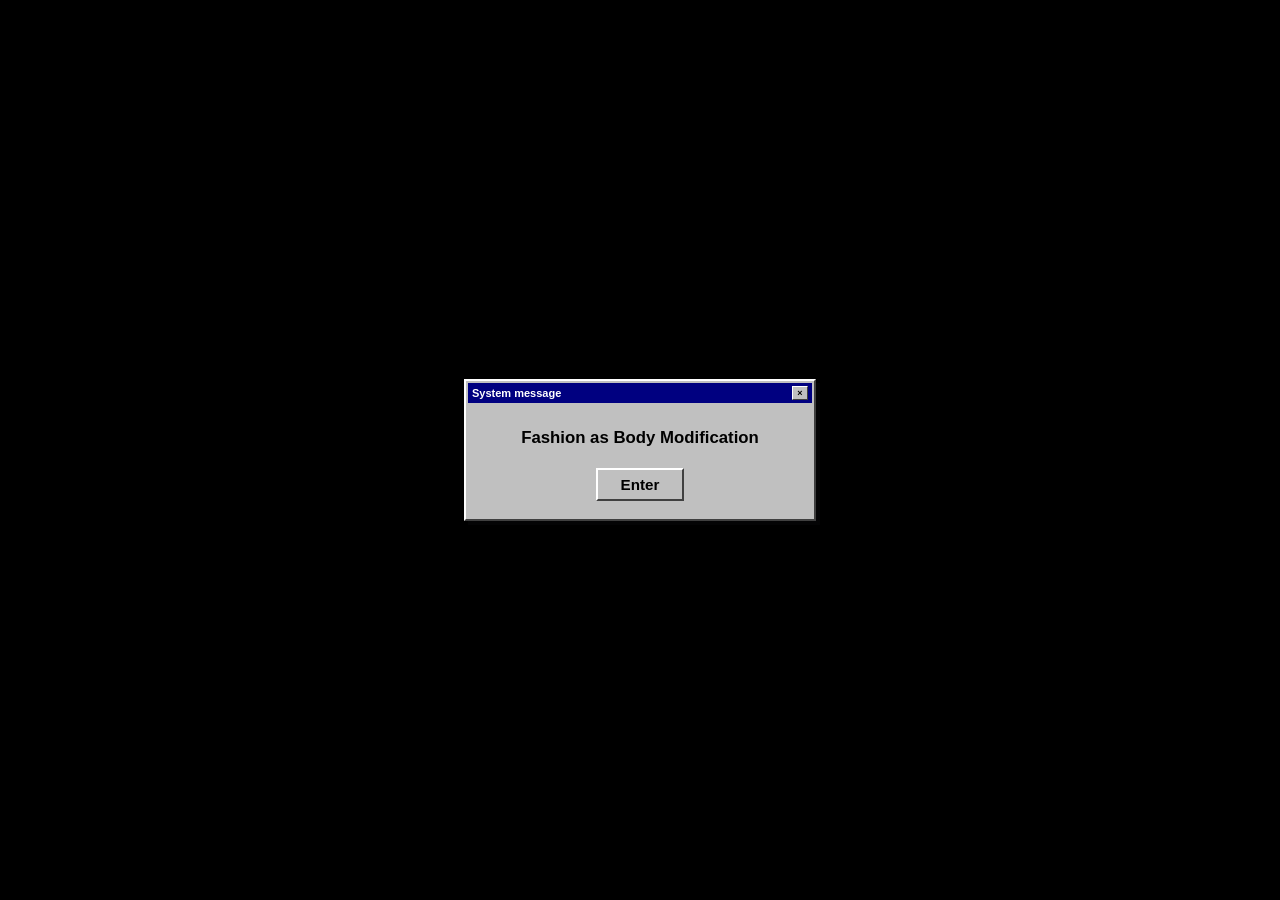
<file: index.html>
<!DOCTYPE html>
<html lang="en">
<head>
  <meta charset="UTF-8" />
  <meta name="viewport" content="width=device-width, initial-scale=1" />
  <title>Mireille d'Épine — Twist of Fate</title>
  <link rel="stylesheet" href="shared.css" />
  <style>
    html, body {
      margin: 0;
      height: 100%;
      background: #000;
      overflow: hidden;
    }

    .splash {
      position: fixed;
      inset: 0;
      z-index: 2;
      display: grid;
      place-items: center;
      padding: 1.25rem;
      background: #000;
    }

    .splash.is-gone {
      display: none;
    }

    .sys {
      width: min(92vw, 22rem);
      background: var(--win-face);
      border-top: 2px solid var(--win-light);
      border-left: 2px solid var(--win-light);
      border-right: 2px solid var(--win-darker);
      border-bottom: 2px solid var(--win-darker);
      box-shadow: 4px 4px 0 rgba(9, 10, 12, 0.45);
      user-select: none;
    }

    .sys-title {
      display: flex;
      align-items: center;
      justify-content: space-between;
      gap: 0.5rem;
      margin: 2px;
      padding: 3px 4px;
      background: var(--win-title);
      color: #fff;
      font-family: var(--sans);
      font-size: 11px;
      font-weight: 700;
    }

    .sys-x {
      width: 16px;
      height: 14px;
      display: grid;
      place-items: center;
      background: var(--win-face);
      color: #000;
      border-top: 1px solid var(--win-light);
      border-left: 1px solid var(--win-light);
      border-right: 1px solid var(--win-darker);
      border-bottom: 1px solid var(--win-darker);
      font-size: 9px;
      line-height: 1;
      font-family: var(--sans);
      font-weight: 700;
    }

    .sys-body {
      padding: 1.35rem 1.1rem 1.1rem;
      text-align: center;
      color: #000;
      font-family: var(--sans);
    }

    .sys-msg {
      margin: 0 0 1.15rem;
      font-size: clamp(0.95rem, 3.6vw, 1.05rem);
      font-weight: 700;
      line-height: 1.35;
    }

    .sys-enter {
      appearance: none;
      min-width: 5.5rem;
      padding: 0.35rem 1.1rem 0.4rem;
      font-family: var(--sans);
      font-size: 0.95rem;
      font-weight: 700;
      color: #000;
      background: var(--win-face);
      border-top: 2px solid var(--win-light);
      border-left: 2px solid var(--win-light);
      border-right: 2px solid var(--win-darker);
      border-bottom: 2px solid var(--win-darker);
      cursor: pointer;
    }

    .sys-enter:active {
      border-top: 2px solid var(--win-darker);
      border-left: 2px solid var(--win-darker);
      border-right: 2px solid var(--win-light);
      border-bottom: 2px solid var(--win-light);
      transform: translate(1px, 1px);
    }

    .sys-enter:focus-visible {
      outline: 1px dotted #000;
      outline-offset: 2px;
    }

    .app {
      position: fixed;
      inset: 0;
      z-index: 1;
      width: 100%;
      height: 100%;
      border: 0;
      display: none;
      background: #090a0c;
    }

    .app.is-on {
      display: block;
    }

    html, body {
  margin: 0;
  height: 100%;
  background: #090a0c;
  overflow: hidden;
}

body {
      max-width: 480px;
  margin: 0 auto;
}
  </style>
</head>
<body>
  <audio id="bgm" src="track.mp3" loop preload="auto"></audio>

  <div class="splash" id="splash">
    <section class="sys" role="dialog" aria-labelledby="sys-msg">
      <div class="sys-title">
        <span>System message</span>
        <span class="sys-x" aria-hidden="true">×</span>
      </div>
      <div class="sys-body">
        <p class="sys-msg" id="sys-msg">Fashion as Body Modification</p>
        <button type="button" class="sys-enter" id="enter-btn">Enter</button>
      </div>
    </section>
  </div>

  <iframe class="app" id="app" title="Mireille" src="about:blank"></iframe>

  <script>
    (() => {
      const btn = document.getElementById("enter-btn");
      const splash = document.getElementById("splash");
      const app = document.getElementById("app");
      const bgm = document.getElementById("bgm");
      if (!btn || !splash || !app || !bgm) return;

      window.__mireilleBgm = bgm;

      const setNowPlaying = () => {
        document.title = "Mireille d'Épine — Twist of Fate";
        if (!("mediaSession" in navigator)) return;
        try {
          navigator.mediaSession.metadata = new MediaMetadata({
            title: "Twist of Fate",
            artist: "Mireille d'Épine",
            album: "Now Playing",
          });
          navigator.mediaSession.playbackState = "playing";
        } catch (_) {}
      };

      const enter = () => {
        try {
          sessionStorage.setItem("mireille-bgm", "1");
        } catch (_) {}

        bgm.play().then(setNowPlaying).catch(() => {});
        setNowPlaying();

        splash.classList.add("is-gone");
        app.classList.add("is-on");
        app.src = "home.html";
      };

      btn.addEventListener("click", enter);

      window.addEventListener("message", (e) => {
        if (!e || !e.data || e.data.type !== "mireille-bgm-ping") return;
        bgm.play().then(setNowPlaying).catch(() => {});
      });
    })();
  </script>
</body>
</html>
</file>
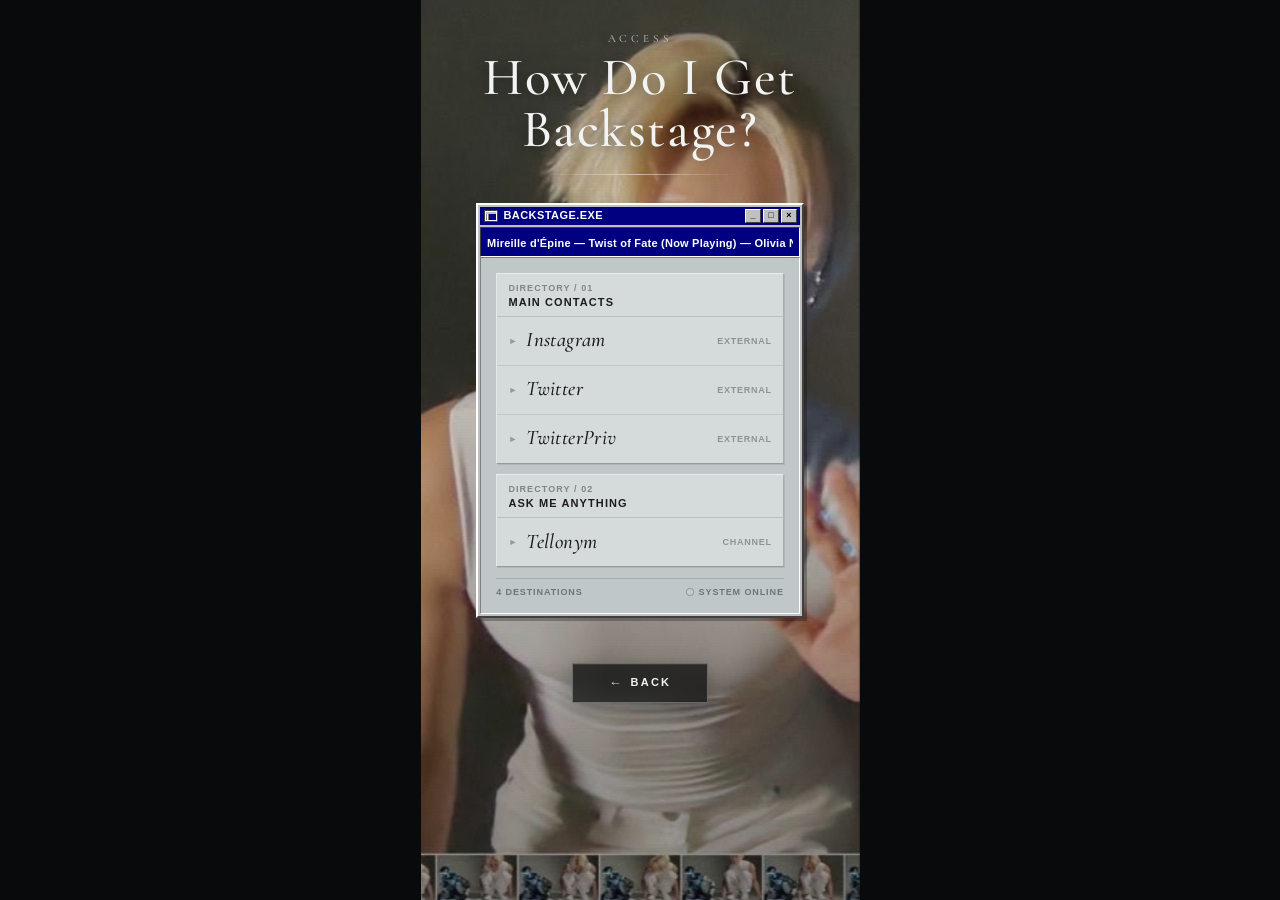
<file: backstage.html>
<!DOCTYPE html>
<html lang="en">
<head>
  <meta charset="UTF-8" />
  <meta name="viewport" content="width=device-width, initial-scale=1" />
  <title>How Do I Get Backstage?</title>
  <link rel="stylesheet" href="shared.css" />
  <style>
    .head {
      width: 100%;
      max-width: 34rem;
      text-align: center;
    }

    .head h1 {
      font-size: clamp(2.2rem, 6.8vw, 3.3rem);
      font-weight: 500;
      margin-top: 0.35rem;
    }

    .app {
      width: min(100%, 26rem);
      margin: clamp(1.25rem, 3.5vw, 1.75rem) auto 0;
      background: var(--win-face);
      border-top: 2px solid var(--win-light);
      border-left: 2px solid var(--win-light);
      border-right: 2px solid var(--win-darker);
      border-bottom: 2px solid var(--win-darker);
      box-shadow: 3px 3px 0 rgba(9, 10, 12, 0.28);
      text-align: left;
    }

    .app-title {
      display: flex;
      align-items: center;
      justify-content: space-between;
      gap: 0.4rem;
      margin: 2px;
      padding: 2px 3px 2px 5px;
      background: var(--win-title);
      color: #fff;
      font-family: var(--sans);
      font-size: 11px;
      font-weight: 700;
      line-height: 1.2;
    }

    .app-title-left {
      display: flex;
      align-items: center;
      gap: 0.4rem;
      min-width: 0;
    }

    .app-icon {
      width: 12px;
      height: 10px;
      flex-shrink: 0;
      background:
        linear-gradient(180deg, #c0c0c0 0 2px, transparent 2px),
        linear-gradient(90deg, #808080 0 1px, #fff 1px 2px, #808080 2px 3px, transparent 3px),
        #000080;
      border: 1px solid #fff;
      box-shadow: 0 0 0 1px #404040;
    }

    .app-title-name {
      white-space: nowrap;
      overflow: hidden;
      text-overflow: ellipsis;
      letter-spacing: 0.04em;
    }

    .app-btns {
      display: flex;
      gap: 2px;
      flex-shrink: 0;
    }

    .app-btn {
      width: 16px;
      height: 14px;
      display: grid;
      place-items: center;
      background: var(--win-face);
      color: #000;
      border-top: 1px solid var(--win-light);
      border-left: 1px solid var(--win-light);
      border-right: 1px solid var(--win-darker);
      border-bottom: 1px solid var(--win-darker);
      font-size: 9px;
      line-height: 1;
      font-family: var(--sans);
      font-weight: 700;
    }

    .app-now {
      margin: 0 2px;
      padding: 4px 6px;
      background: #000080;
      border-top: 1px solid var(--win-darker);
      border-left: 1px solid var(--win-darker);
      border-right: 1px solid var(--win-light);
      border-bottom: 1px solid var(--win-light);
      overflow: hidden;
    }

    .app-marquee { width: 100%; overflow: hidden; }

    .app-marquee-track {
      display: inline-flex;
      width: max-content;
      white-space: nowrap;
      color: #fff;
      font-family: var(--sans);
      font-size: 11px;
      font-weight: 700;
      letter-spacing: 0.02em;
      animation: app-marquee 16s linear infinite;
    }

    .app-marquee-track span { padding-right: 3rem; }

    @keyframes app-marquee {
      from { transform: translateX(0); }
      to { transform: translateX(-50%); }
    }

    @media (prefers-reduced-motion: reduce) {
      .app-marquee-track { animation: none; }
    }

    .app-body {
      margin: 0 2px 2px;
      padding: clamp(0.7rem, 2.8vw, 0.95rem);
      background: rgba(190, 202, 203, 0.72);
      border-top: 1px solid var(--win-dark);
      border-left: 1px solid var(--win-dark);
      border-right: 1px solid var(--win-light);
      border-bottom: 1px solid var(--win-light);
      backdrop-filter: blur(8px);
      -webkit-backdrop-filter: blur(8px);
    }

    .module {
      margin-bottom: 0.65rem;
      background: rgba(255, 255, 255, 0.34);
      border-top: 1px solid rgba(255, 255, 255, 0.5);
      border-left: 1px solid rgba(255, 255, 255, 0.38);
      border-right: 1px solid rgba(96, 100, 103, 0.38);
      border-bottom: 1px solid rgba(53, 53, 51, 0.38);
      box-shadow: 1px 1px 0 rgba(9, 10, 12, 0.08);
    }

    .module:last-of-type { margin-bottom: 0; }

    .module-head {
      padding: 0.55rem 0.7rem 0.5rem;
      border-bottom: 1px solid rgba(96, 100, 103, 0.22);
    }

    .module-dir {
      margin: 0 0 0.2rem;
      font-family: var(--sans);
      font-size: 9px;
      font-weight: 700;
      letter-spacing: 0.12em;
      text-transform: uppercase;
      color: rgba(28, 28, 28, 0.45);
    }

    .module-title {
      margin: 0;
      font-family: var(--sans);
      font-size: 11px;
      font-weight: 700;
      letter-spacing: 0.1em;
      text-transform: uppercase;
      color: var(--ink-dark);
    }

    .dest {
      display: flex;
      align-items: center;
      justify-content: space-between;
      gap: 0.65rem;
      width: 100%;
      padding: 0.72rem 0.7rem;
      text-decoration: none;
      color: var(--ink-dark);
      border-bottom: 1px solid rgba(96, 100, 103, 0.16);
      transition: background 0.12s ease, color 0.12s ease;
    }

    .dest:last-child { border-bottom: 0; }

    .dest-main {
      display: flex;
      align-items: center;
      gap: 0.55rem;
      min-width: 0;
    }

    .dest-arrow {
      flex-shrink: 0;
      font-family: var(--sans);
      font-size: 9px;
      font-weight: 700;
      color: rgba(28, 28, 28, 0.35);
      transition: color 0.12s ease, transform 0.12s ease;
    }

    .dest-name {
      font-family: var(--serif);
      font-size: clamp(1.12rem, 3.4vw, 1.3rem);
      font-weight: 500;
      font-style: italic;
      letter-spacing: 0.02em;
      line-height: 1.2;
    }

    .dest-meta {
      flex-shrink: 0;
      font-family: var(--sans);
      font-size: 9px;
      font-weight: 700;
      letter-spacing: 0.08em;
      text-transform: uppercase;
      color: rgba(28, 28, 28, 0.38);
    }

    .dest:hover,
    .dest:focus-visible {
      background: #000080;
      color: #fff;
      outline: none;
    }

    .dest:hover .dest-arrow,
    .dest:focus-visible .dest-arrow {
      color: #fff;
      transform: translateX(2px);
    }

    .dest:hover .dest-meta,
    .dest:focus-visible .dest-meta {
      color: rgba(255, 255, 255, 0.72);
    }

    .app-status {
      display: flex;
      justify-content: space-between;
      align-items: center;
      gap: 0.75rem;
      margin-top: 0.7rem;
      padding-top: 0.5rem;
      border-top: 1px solid rgba(96, 100, 103, 0.28);
      font-family: var(--sans);
      font-size: 9px;
      font-weight: 700;
      letter-spacing: 0.1em;
      text-transform: uppercase;
      color: rgba(28, 28, 28, 0.48);
    }

    .app-status .online {
      display: inline-flex;
      align-items: center;
      gap: 0.35rem;
    }

    .app-status .online::before {
      content: "";
      width: 6px;
      height: 6px;
      border-radius: 50%;
      background: #c5cccd;
      box-shadow: 0 0 0 1px rgba(28, 28, 28, 0.25);
    }

    .footer-back {
      margin-top: clamp(2.25rem, 5vh, 3.25rem);
    }
  </style>
</head>
<body>
  <div class="page-bg" aria-hidden="true"></div>
  <main class="shell">
    <header class="head" data-reveal>
      <p class="label">Access</p>
      <h1 class="display">How Do I Get Backstage?</h1>
      <hr class="hairline" />
    </header>

    <section class="app" data-reveal aria-label="Backstage directory">
      <div class="app-title">
        <div class="app-title-left">
          <span class="app-icon" aria-hidden="true"></span>
          <span class="app-title-name">BACKSTAGE.EXE</span>
        </div>
        <div class="app-btns" aria-hidden="true">
          <span class="app-btn">_</span>
          <span class="app-btn">□</span>
          <span class="app-btn">×</span>
        </div>
      </div>

      <div class="app-now" aria-hidden="true">
        <div class="app-marquee">
          <div class="app-marquee-track">
            <span>Mireille d'Épine — Twist of Fate (Now Playing) — Olivia Newton-John — Fashion as Body Modification</span>
            <span>Mireille d'Épine — Twist of Fate (Now Playing) — Olivia Newton-John — Fashion as Body Modification</span>
          </div>
        </div>
      </div>

      <div class="app-body">
        <section class="module" aria-labelledby="dir-01">
          <div class="module-head">
            <p class="module-dir">Directory / 01</p>
            <h2 class="module-title" id="dir-01">Main Contacts</h2>
          </div>
          <a class="dest" href="https://www.instagram.com/mauvelita" target="_blank" rel="noopener noreferrer">
            <span class="dest-main">
              <span class="dest-arrow" aria-hidden="true">►</span>
              <span class="dest-name">Instagram</span>
            </span>
            <span class="dest-meta">External</span>
          </a>
          <a class="dest" href="https://x.com/asphyxielle" target="_blank" rel="noopener noreferrer">
            <span class="dest-main">
              <span class="dest-arrow" aria-hidden="true">►</span>
              <span class="dest-name">Twitter</span>
            </span>
            <span class="dest-meta">External</span>
          </a>
            <a class="dest" href="https://x.com/dearmireille" target="_blank" rel="noopener noreferrer">
            <span class="dest-main">
              <span class="dest-arrow" aria-hidden="true">►</span>
              <span class="dest-name">TwitterPriv</span>
            </span>
            <span class="dest-meta">External</span>
          </a>
        </section>

        <section class="module" aria-labelledby="dir-02">
          <div class="module-head">
            <p class="module-dir">Directory / 02</p>
            <h2 class="module-title" id="dir-02">Ask Me Anything</h2>
          </div>
          <a class="dest" href="https://tellonym.me/principesssa" target="_blank" rel="noopener noreferrer">
            <span class="dest-main">
              <span class="dest-arrow" aria-hidden="true">►</span>
              <span class="dest-name">Tellonym</span>
            </span>
            <span class="dest-meta">Channel</span>
          </a>
        </section>

        <div class="app-status" aria-hidden="true">
          <span>4 Destinations</span>
          <span class="online">System Online</span>
        </div>
      </div>
    </section>

    <div class="footer-back">
      <nav class="footer-nav" aria-label="Page navigation">
        <a href="home.html" data-nav-home>Back</a>
      </nav>
    </div>
  </main>
  <script src="shared.js"></script>
</body>
</html>
</file>
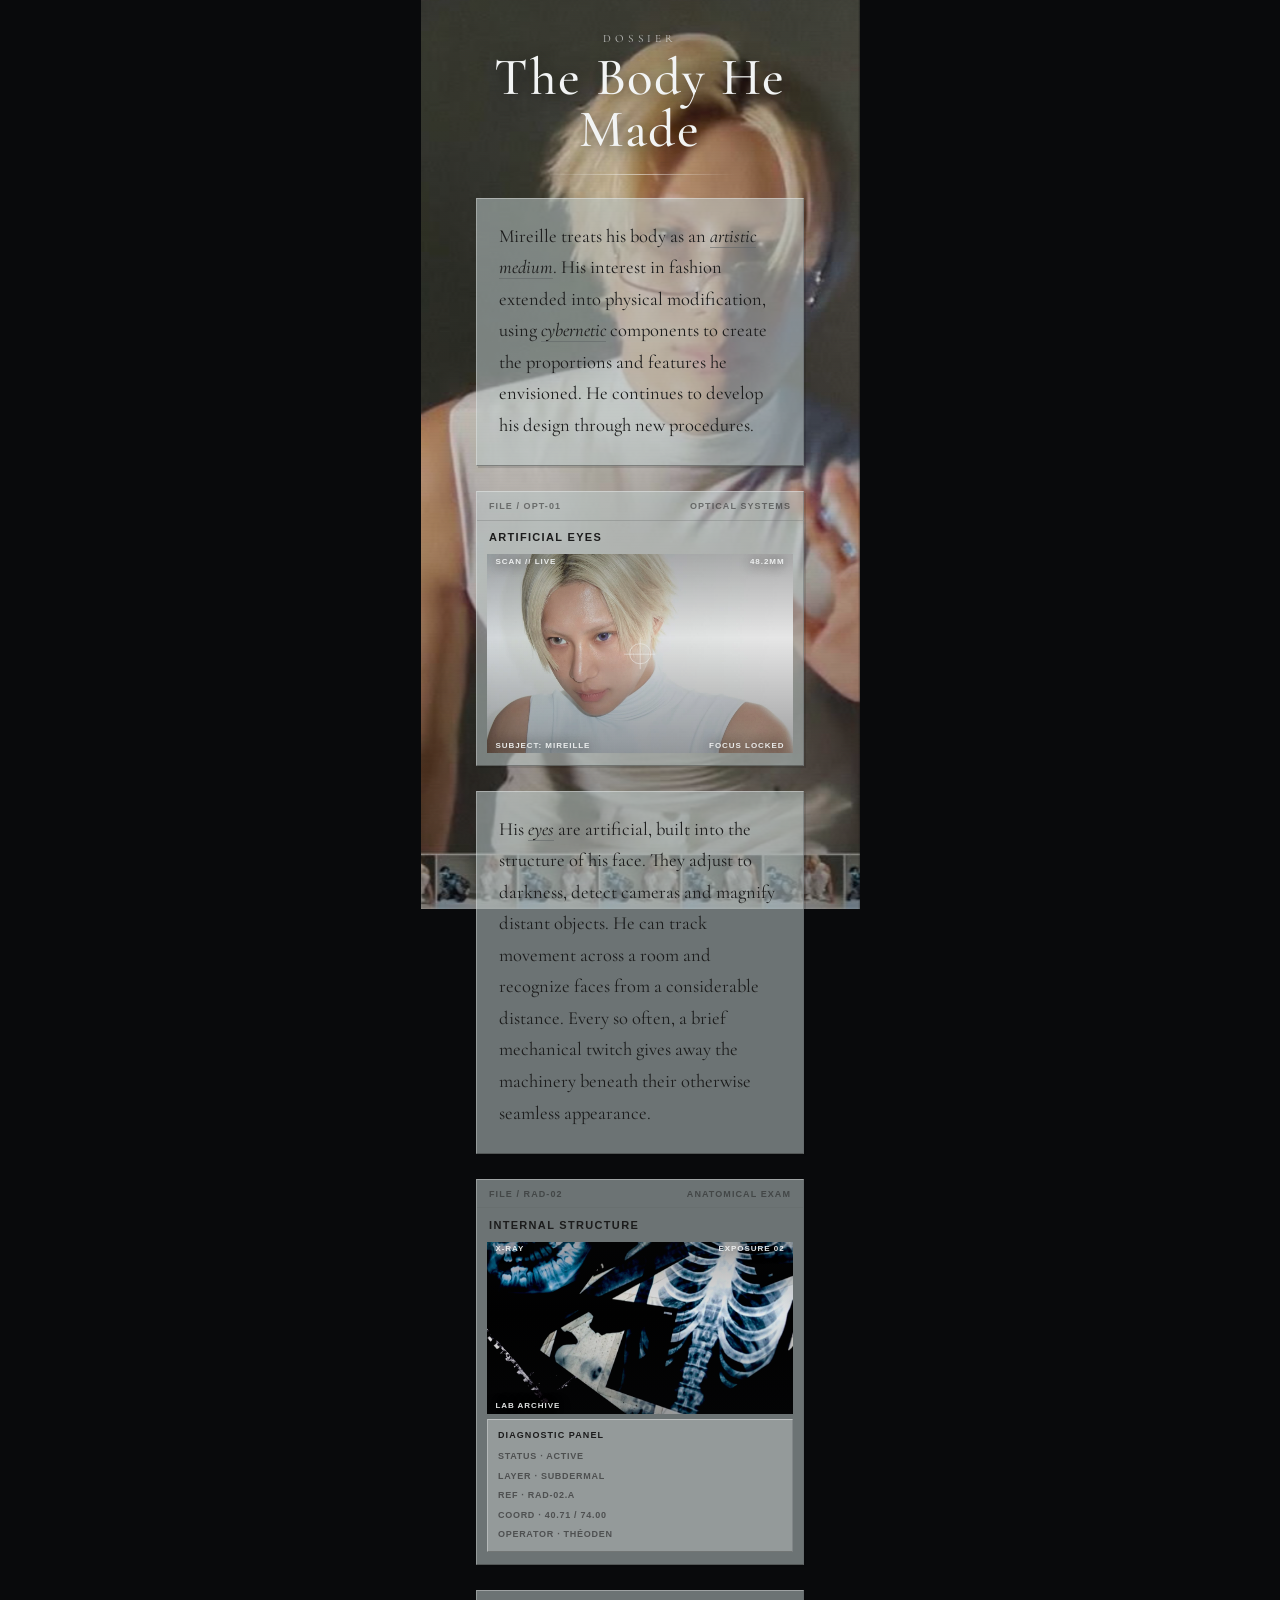
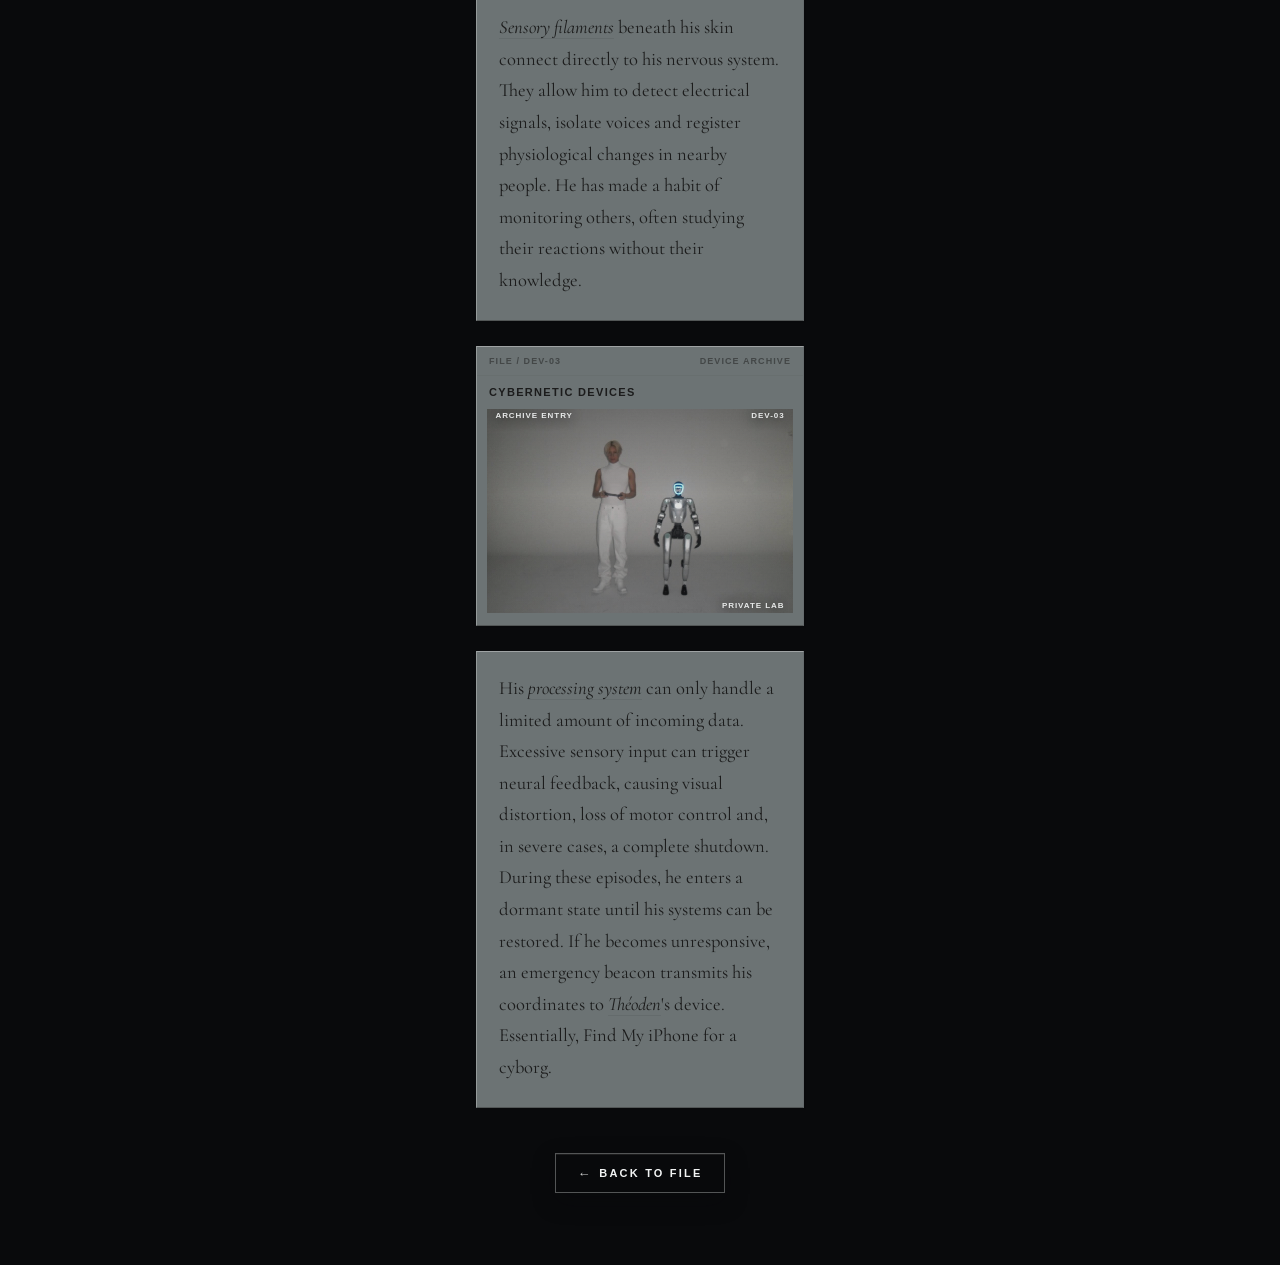
<file: body.html>
<!DOCTYPE html>
<html lang="en">
<head>
  <meta charset="UTF-8" />
  <meta name="viewport" content="width=device-width, initial-scale=1" />
  <title>The Body He Made</title>
  <link rel="stylesheet" href="shared.css" />
  <style>
    .head {
      width: 100%;
      max-width: 34rem;
      text-align: center;
    }

    .head h1 {
      font-size: clamp(2.2rem, 6.8vw, 3.3rem);
      font-weight: 500;
      margin-top: 0.35rem;
    }

    .dossier {
      width: 100%;
      max-width: 34rem;
      margin: 0 auto;
      display: flex;
      flex-direction: column;
      gap: clamp(1.15rem, 3.2vw, 1.55rem);
      text-align: left;
    }

    .entry {
      background: rgba(190, 202, 203, 0.55);
      border-top: 1px solid rgba(255, 255, 255, 0.35);
      border-left: 1px solid rgba(255, 255, 255, 0.28);
      border-right: 1px solid rgba(96, 100, 103, 0.45);
      border-bottom: 1px solid rgba(53, 53, 51, 0.45);
      box-shadow: 2px 2px 0 rgba(9, 10, 12, 0.12);
      overflow: hidden;
    }

    .entry-meta {
      display: flex;
      justify-content: space-between;
      align-items: baseline;
      gap: 0.75rem;
      padding: 0.55rem 0.75rem;
      border-bottom: 1px solid rgba(96, 100, 103, 0.28);
      font-family: var(--sans);
      font-size: 9px;
      font-weight: 700;
      letter-spacing: 0.12em;
      text-transform: uppercase;
      color: rgba(28, 28, 28, 0.5);
    }

    .entry-title {
      margin: 0;
      padding: 0.65rem 0.75rem 0.15rem;
      font-family: var(--sans);
      font-size: 11px;
      font-weight: 700;
      letter-spacing: 0.12em;
      text-transform: uppercase;
      color: var(--ink-dark);
    }

    .entry-frame {
      position: relative;
      margin: 0.55rem 0.65rem 0.75rem;
      display: block;
      line-height: 0;
      background: #090a0c;
      border: 0;
      box-shadow: none;
      overflow: hidden;
      isolation: isolate;
    }

    .entry-frame img {
      display: block;
      width: 100%;
      height: auto;
      max-width: 100%;
      margin: 0;
      padding: 0;
      vertical-align: top;
      transform: none;
      backface-visibility: hidden;
    }

    .entry-eyes .entry-frame,
    .entry-machine .entry-frame {
      aspect-ratio: auto;
      height: auto;
      max-height: none;
      background: transparent;
      box-shadow: none;
    }

    .entry-eyes .entry-frame img,
    .entry-machine .entry-frame img {
      object-fit: contain;
      object-position: center center;
    }

    .entry-xray .entry-frame {
      aspect-ratio: auto;
      height: auto;
      max-height: none;
      margin: 0.55rem 0.65rem 0.35rem;
      background: #090a0c;
    }

    .entry-xray .entry-frame img {
      object-fit: contain;
      object-position: center center;
      filter: contrast(1.08);
    }

    .entry-eyes .entry-frame::after,
    .entry-xray .entry-frame::after,
    .entry-machine .entry-frame::after {
      content: "";
      position: absolute;
      inset: 0;
      pointer-events: none;
      background:
        linear-gradient(180deg, rgba(9, 10, 12, 0.34) 0%, rgba(9, 10, 12, 0.1) 42%, rgba(9, 10, 12, 0.4) 100%);
      z-index: 1;
    }

    .scan-tags {
      position: absolute;
      inset: 0;
      pointer-events: none;
      z-index: 2;
      font-family: var(--sans);
      font-size: 8px;
      font-weight: 700;
      letter-spacing: 0.12em;
      text-transform: uppercase;
      color: rgba(242, 244, 244, 0.92);
      text-shadow: 0 1px 12px rgba(0, 0, 0, 0.85);
    }

    .scan-tags span { position: absolute; }

    .scan-tags .tl { top: 0.45rem; left: 0.5rem; }
    .scan-tags .tr { top: 0.45rem; right: 0.5rem; }
    .scan-tags .bl { bottom: 0.45rem; left: 0.5rem; }
    .scan-tags .br { bottom: 0.45rem; right: 0.5rem; }

    .crosshair {
      position: absolute;
      left: 50%;
      top: 50%;
      width: 1.35rem;
      height: 1.35rem;
      transform: translate(-50%, -50%);
      border: 1px solid rgba(242, 244, 244, 0.5);
      border-radius: 50%;
    }

    .crosshair::before,
    .crosshair::after {
      content: "";
      position: absolute;
      background: rgba(242, 244, 244, 0.5);
    }

    .crosshair::before {
      left: 50%;
      top: -0.35rem;
      bottom: -0.35rem;
      width: 1px;
      transform: translateX(-50%);
    }

    .crosshair::after {
      top: 50%;
      left: -0.35rem;
      right: -0.35rem;
      height: 1px;
      transform: translateY(-50%);
    }

    .entry-xray .xray-grid {
      display: flex;
      flex-direction: column;
      gap: 0;
    }

    .diag {
      margin: 0 0.65rem 0.75rem;
      padding: 0.55rem 0.6rem;
      background: rgba(255, 255, 255, 0.28);
      border-top: 1px solid rgba(255, 255, 255, 0.4);
      border-left: 1px solid rgba(255, 255, 255, 0.3);
      border-right: 1px solid rgba(96, 100, 103, 0.35);
      border-bottom: 1px solid rgba(53, 53, 51, 0.35);
      font-family: var(--sans);
      font-size: 9px;
      font-weight: 700;
      letter-spacing: 0.08em;
      text-transform: uppercase;
      color: rgba(28, 28, 28, 0.58);
      line-height: 1.55;
    }

    .diag strong {
      display: block;
      margin-bottom: 0.45rem;
      color: var(--ink-dark);
      letter-spacing: 0.12em;
    }

    .diag p {
      margin: 0 0 0.35rem;
      font-weight: 700;
    }

    .diag p:last-child { margin-bottom: 0; }

    .footer-back {
      margin-top: clamp(2.25rem, 5vh, 3.25rem);
    }
  </style>
</head>
<body>
  <div class="page-bg" aria-hidden="true"></div>
  <main class="shell">
    <header class="head" data-reveal>
      <p class="label">Dossier</p>
      <h1 class="display">The Body He Made</h1>
      <hr class="hairline" />
    </header>

    <div class="dossier">
      <article class="prose" data-reveal aria-label="Introduction">
        <p>Mireille treats his body as an <span class="mark">artistic medium</span>. His interest in fashion extended into physical modification, using <span class="mark">cybernetic</span> components to create the proportions and features he envisioned. He continues to develop his design through new procedures.</p>
      </article>

      <section class="entry entry-eyes" data-reveal aria-label="Optical systems">
        <div class="entry-meta">
          <span>File / OPT-01</span>
          <span>Optical Systems</span>
        </div>
        <h2 class="entry-title">Artificial Eyes</h2>
        <div class="entry-frame">
          <img src="lesyeux.jpeg" alt="Close-up of Mireille's artificial eyes" width="1200" height="782" decoding="async" onerror="this.onerror=null;this.src='lesyeux.jpg'" />
          <div class="scan-tags" aria-hidden="true">
            <span class="tl">Scan // Live</span>
            <span class="tr">48.2mm</span>
            <span class="bl">Subject: Mireille</span>
            <span class="br">Focus Locked</span>
            <span class="crosshair"></span>
          </div>
        </div>
      </section>

      <article class="prose" data-reveal aria-label="Eyes">
        <p>His <span class="mark">eyes</span> are artificial, built into the structure of his face. They adjust to darkness, detect cameras and magnify distant objects. He can track movement across a room and recognize faces from a considerable distance. Every so often, a brief mechanical twitch gives away the machinery beneath their otherwise seamless appearance.</p>
      </article>

      <section class="entry entry-xray" data-reveal aria-label="Anatomical examination">
        <div class="entry-meta">
          <span>File / RAD-02</span>
          <span>Anatomical Exam</span>
        </div>
        <h2 class="entry-title">Internal Structure</h2>
        <div class="xray-grid">
          <div class="entry-frame">
            <img src="xray.jpeg" alt="X-ray of Mireille's cybernetic anatomy" decoding="async" onerror="this.onerror=null;this.src='xray.jpg'" />
            <div class="scan-tags" aria-hidden="true">
              <span class="tl">X-Ray</span>
              <span class="tr">Exposure 02</span>
              <span class="bl">Lab Archive</span>
            </div>
          </div>
          <aside class="diag" aria-label="Diagnostic notes">
            <strong>Diagnostic Panel</strong>
            <p>Status · Active</p>
            <p>Layer · Subdermal</p>
            <p>Ref · RAD-02.A</p>
            <p>Coord · 40.71 / 74.00</p>
            <p>Operator · Théoden</p>
          </aside>
        </div>
      </section>

      <article class="prose" data-reveal aria-label="Sensory filaments">
        <p><span class="mark">Sensory filaments</span> beneath his skin connect directly to his nervous system. They allow him to detect electrical signals, isolate voices and register physiological changes in nearby people. He has made a habit of monitoring others, often studying their reactions without their knowledge.</p>
      </article>

      <section class="entry entry-machine" data-reveal aria-label="Cybernetic devices">
        <div class="entry-meta">
          <span>File / DEV-03</span>
          <span>Device Archive</span>
        </div>
        <h2 class="entry-title">Cybernetic Devices</h2>
        <div class="entry-frame">
          <img src="machina.jpeg" alt="Mireille with cybernetic companion unit" width="1200" height="800" decoding="async" onerror="this.onerror=null;this.src='machina.jpg'" />
          <div class="scan-tags" aria-hidden="true">
            <span class="tl">Archive Entry</span>
            <span class="tr">DEV-03</span>
            <span class="br">Private Lab</span>
          </div>
        </div>
      </section>

      <article class="prose" data-reveal aria-label="Processing system">
        <p>His <span class="mark">processing system</span> can only handle a limited amount of incoming data. Excessive sensory input can trigger neural feedback, causing visual distortion, loss of motor control and, in severe cases, a complete shutdown. During these episodes, he enters a dormant state until his systems can be restored. If he becomes unresponsive, an emergency beacon transmits his coordinates to <span class="mark">Théoden</span>'s device. Essentially, Find My iPhone for a cyborg.</p>
      </article>
    </div>

    <div class="footer-back">
      <nav class="footer-nav" aria-label="Page navigation">
        <a href="making.html" data-nav>Back to File</a>
      </nav>
    </div>
  </main>
  <script src="shared.js"></script>
</body>
</html>
</file>
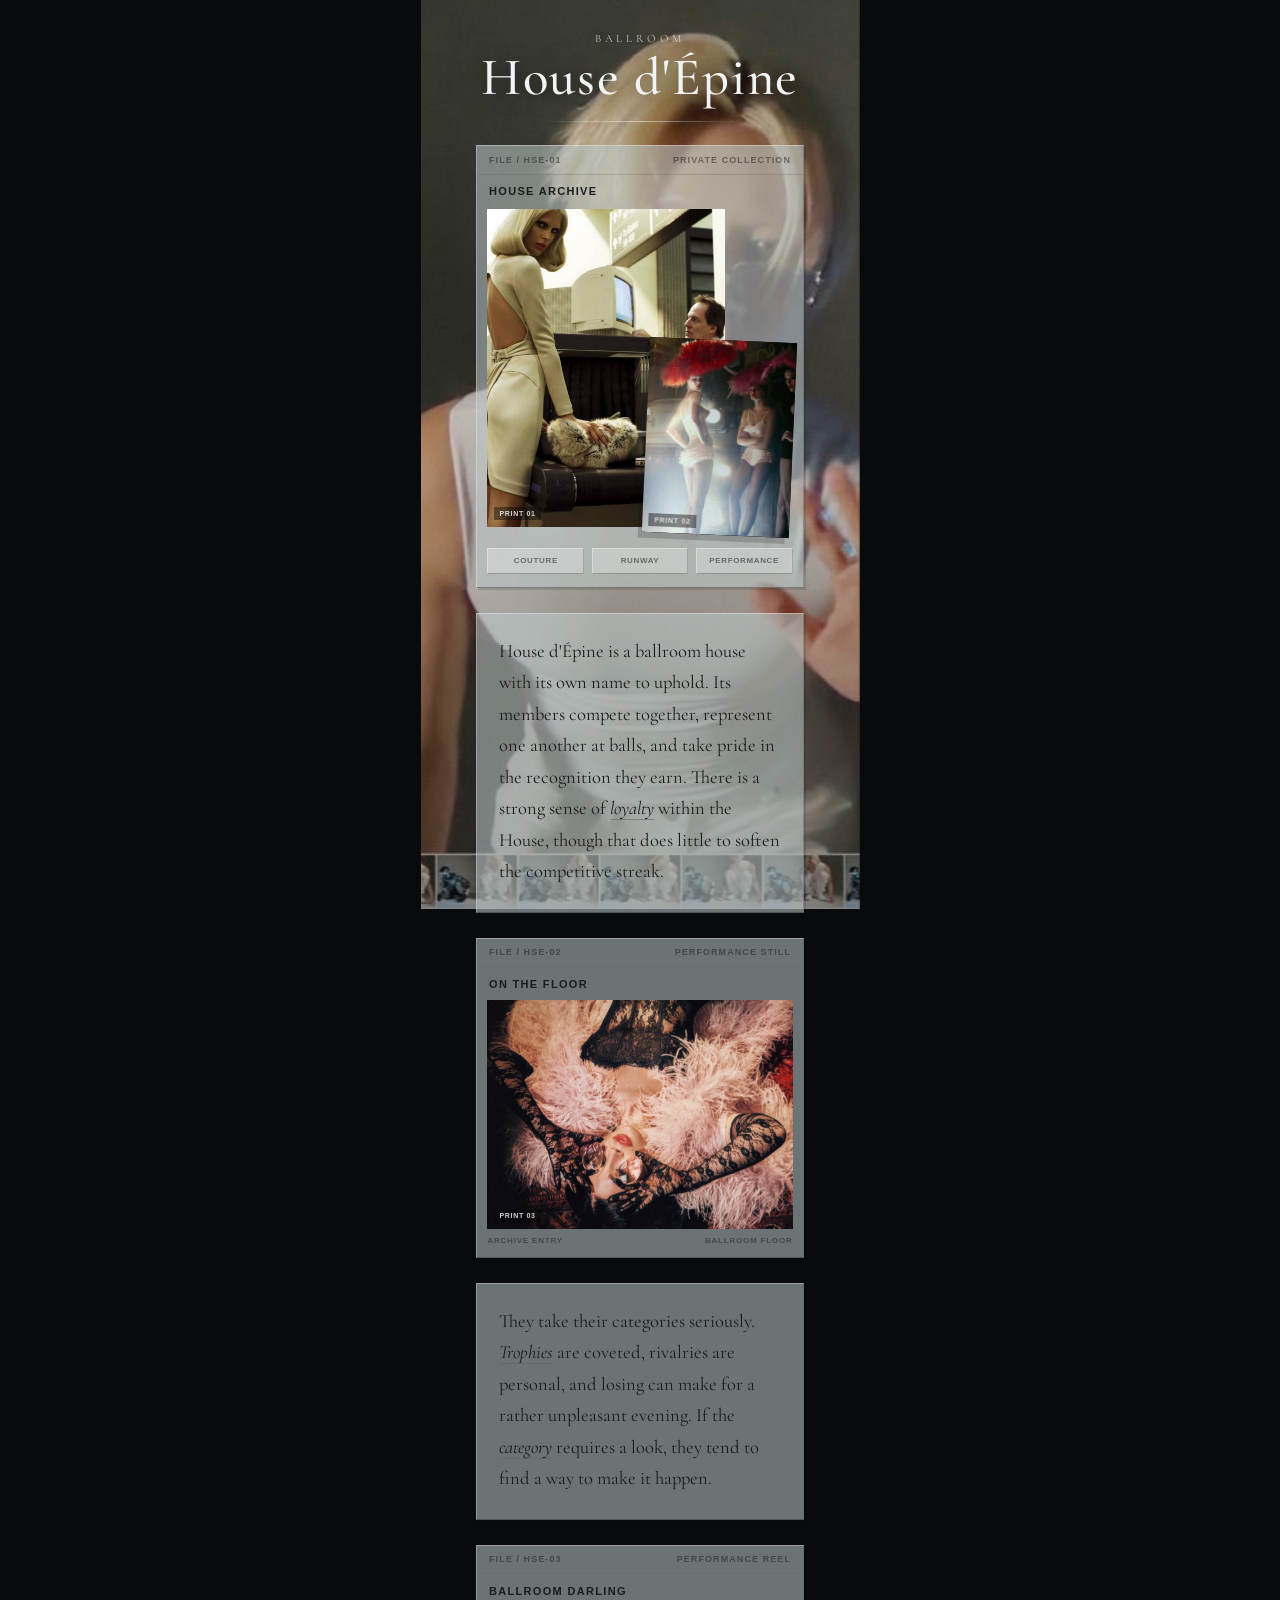
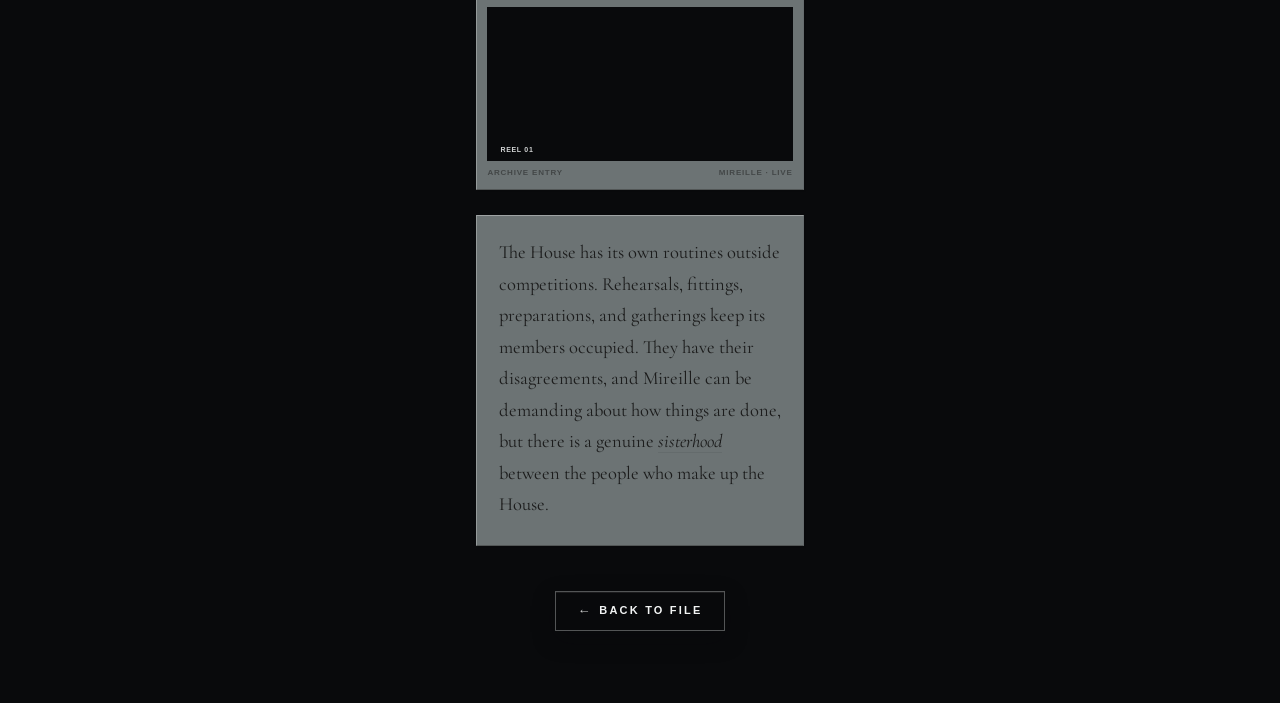
<file: house.html>
<!DOCTYPE html>
<html lang="en">
<head>
  <meta charset="UTF-8" />
  <meta name="viewport" content="width=device-width, initial-scale=1" />
  <title>House d'Épine</title>
  <link rel="stylesheet" href="shared.css" />
  <style>
    .head {
      width: 100%;
      max-width: 34rem;
      text-align: center;
    }

    .head h1 {
      font-size: clamp(2.2rem, 6.8vw, 3.3rem);
      font-weight: 500;
      margin-top: 0.35rem;
    }

    .archive {
      width: 100%;
      max-width: 34rem;
      margin: 0 auto;
      display: flex;
      flex-direction: column;
      gap: clamp(1.15rem, 3.2vw, 1.55rem);
      text-align: left;
    }

    .panel {
      background: rgba(190, 202, 203, 0.55);
      border-top: 1px solid rgba(255, 255, 255, 0.35);
      border-left: 1px solid rgba(255, 255, 255, 0.28);
      border-right: 1px solid rgba(96, 100, 103, 0.45);
      border-bottom: 1px solid rgba(53, 53, 51, 0.45);
      box-shadow: 2px 2px 0 rgba(9, 10, 12, 0.12);
      overflow: hidden;
    }

    .panel-meta {
      display: flex;
      justify-content: space-between;
      align-items: baseline;
      gap: 0.75rem;
      padding: 0.55rem 0.75rem;
      border-bottom: 1px solid rgba(96, 100, 103, 0.28);
      font-family: var(--sans);
      font-size: 9px;
      font-weight: 700;
      letter-spacing: 0.12em;
      text-transform: uppercase;
      color: rgba(28, 28, 28, 0.5);
    }

    .panel-title {
      margin: 0;
      padding: 0.65rem 0.75rem 0.2rem;
      font-family: var(--sans);
      font-size: 11px;
      font-weight: 700;
      letter-spacing: 0.12em;
      text-transform: uppercase;
      color: var(--ink-dark);
    }

    .collage {
      position: relative;
      margin: 0.55rem 0.65rem 1.35rem;
      min-height: 17.5rem;
    }

    .shot {
      position: relative;
      background: #090a0c;
      border: 0;
      box-shadow: inset 0 0 0 1px #090a0c;
      overflow: hidden;
      isolation: isolate;
      transition: transform 0.25s ease, box-shadow 0.25s ease;
    }

    .shot img {
      width: 100%;
      height: 100%;
      display: block;
      object-fit: cover;
      transform: scale(1.16);
      transform-origin: center center;
      backface-visibility: hidden;
    }

    .shot:hover {
      transform: translateY(-2px);
      box-shadow:
        inset 0 0 0 1px #090a0c,
        0 8px 18px rgba(9, 10, 12, 0.28);
    }

    .shot-main {
      width: 78%;
      aspect-ratio: 3 / 4;
      z-index: 1;
    }

    .shot-main img {
      object-position: center 20%;
    }

    .shot-offset {
      position: absolute;
      right: 0;
      bottom: -0.55rem;
      width: 48%;
      aspect-ratio: 3 / 4;
      z-index: 2;
      box-shadow:
        inset 0 0 0 1px #090a0c,
        -4px 6px 0 rgba(9, 10, 12, 0.18);
      transform: rotate(2.5deg);
    }

    .shot-offset img {
      object-position: center 18%;
      transform: scale(1.2);
    }

    .shot-offset:hover {
      transform: rotate(1deg) translateY(-2px);
    }

    .shot-tag {
      position: absolute;
      left: 0.4rem;
      bottom: 0.4rem;
      padding: 0.2rem 0.35rem;
      font-family: var(--sans);
      font-size: 7px;
      font-weight: 700;
      letter-spacing: 0.1em;
      text-transform: uppercase;
      color: rgba(242, 244, 244, 0.85);
      background: rgba(9, 10, 12, 0.45);
      pointer-events: none;
    }

    .strip {
      margin: 0.45rem 0.65rem 0.75rem;
    }

   .strip .shot {
  width: 100%;
  aspect-ratio: 4 / 3;
}

.strip .shot img {
  object-position: center 72%;
  transform: scale(1.08);
  transition: transform 0.35s ease;
}

.strip .shot:hover img {
  transform: scale(1.12);
}

    .caption-row {
      display: flex;
      justify-content: space-between;
      gap: 0.75rem;
      margin-top: 0.45rem;
      font-family: var(--sans);
      font-size: 8px;
      font-weight: 700;
      letter-spacing: 0.1em;
      text-transform: uppercase;
      color: rgba(28, 28, 28, 0.5);
    }

    .ephemera {
      display: grid;
      grid-template-columns: 1fr 1fr 1fr;
      gap: 0.45rem;
      margin: 0 0.65rem 0.85rem;
      font-family: var(--sans);
      font-size: 8px;
      font-weight: 700;
      letter-spacing: 0.08em;
      text-transform: uppercase;
      color: rgba(28, 28, 28, 0.55);
      text-align: center;
    }

    .ephemera span {
      padding: 0.45rem 0.3rem;
      background: rgba(255, 255, 255, 0.28);
      border-top: 1px solid rgba(255, 255, 255, 0.4);
      border-left: 1px solid rgba(255, 255, 255, 0.3);
      border-right: 1px solid rgba(96, 100, 103, 0.35);
      border-bottom: 1px solid rgba(53, 53, 51, 0.35);
    }

    .reel {
      margin: 0.45rem 0.65rem 0.75rem;
    }

    .reel-frame {
      position: relative;
      width: 100%;
      margin: 0 auto;
      background: #090a0c;
      border: 1px solid #090a0c;
      overflow: hidden;
      line-height: 0;
    }

    .reel-frame video {
      display: block;
      width: 100%;
      height: auto;
      max-width: 100%;
      margin: 0 auto;
      background: #090a0c;
      vertical-align: top;
      pointer-events: none;
    }

    .reel-tag {
      position: absolute;
      left: 0.4rem;
      bottom: 0.4rem;
      z-index: 1;
      padding: 0.2rem 0.35rem;
      font-family: var(--sans);
      font-size: 7px;
      font-weight: 700;
      letter-spacing: 0.1em;
      text-transform: uppercase;
      color: rgba(242, 244, 244, 0.85);
      background: rgba(9, 10, 12, 0.45);
      pointer-events: none;
    }

    .footer-back {
      margin-top: clamp(2.25rem, 5vh, 3.25rem);
    }
  </style>
</head>
<body>
  <div class="page-bg" aria-hidden="true"></div>
  <main class="shell">
    <header class="head" data-reveal>
      <p class="label">Ballroom</p>
      <h1 class="display">House d'Épine</h1>
      <hr class="hairline" />
    </header>

    <div class="archive">
      <section class="panel" data-reveal aria-label="House archive">
        <div class="panel-meta">
          <span>File / HSE-01</span>
          <span>Private Collection</span>
        </div>
        <h2 class="panel-title">House Archive</h2>
        <div class="collage">
          <figure class="shot shot-main">
            <img src="house1.jpeg" alt="House d'Épine archival photograph" width="900" height="1200" loading="lazy" />
            <span class="shot-tag">Print 01</span>
          </figure>
          <figure class="shot shot-offset">
            <img src="house2.jpeg" alt="House d'Épine backstage photograph" width="900" height="1200" loading="lazy" />
            <span class="shot-tag">Print 02</span>
          </figure>
        </div>
        <div class="ephemera" aria-hidden="true">
          <span>Couture</span>
          <span>Runway</span>
          <span>Performance</span>
        </div>
      </section>

      <article class="prose" data-reveal aria-label="The House">
        <p>House d'Épine is a ballroom house with its own name to uphold. Its members compete together, represent one another at balls, and take pride in the recognition they earn. There is a strong sense of <span class="mark">loyalty</span> within the House, though that does little to soften the competitive streak.</p>
      </article>

      <section class="panel" data-reveal aria-label="Competition record">
        <div class="panel-meta">
          <span>File / HSE-02</span>
          <span>Performance Still</span>
        </div>
        <h2 class="panel-title">On the Floor</h2>
        <div class="strip">
          <figure class="shot">
            <img src="house3.jpeg" alt="House d'Épine performance photograph" width="1200" height="750" loading="lazy" />
            <span class="shot-tag">Print 03</span>
          </figure>
          <div class="caption-row">
            <span>Archive Entry</span>
            <span>Ballroom Floor</span>
          </div>
        </div>
      </section>

      <article class="prose" data-reveal aria-label="Categories">
        <p>They take their categories seriously. <span class="mark">Trophies</span> are coveted, rivalries are personal, and losing can make for a rather unpleasant evening. If the <span class="mark">category</span> requires a look, they tend to find a way to make it happen.</p>
      </article>

      <section class="panel" data-reveal aria-label="Performance reel">
        <div class="panel-meta">
          <span>File / HSE-03</span>
          <span>Performance Reel</span>
        </div>
        <h2 class="panel-title">Ballroom darling</h2>
        <div class="reel">
          <div class="reel-frame">
            <video
              id="floor-reel"
              src="mire.mov"
              muted
              loop
              playsinline
              autoplay
              preload="auto"
              disablepictureinpicture
              disableremoteplayback
              aria-label="Mireille performance reel"
            ></video>
            <span class="reel-tag">Reel 01</span>
          </div>
          <div class="caption-row">
            <span>Archive Entry</span>
            <span>Mireille · Live</span>
          </div>
        </div>
      </section>

      <article class="prose" data-reveal aria-label="Sisterhood">
        <p>The House has its own routines outside competitions. Rehearsals, fittings, preparations, and gatherings keep its members occupied. They have their disagreements, and Mireille can be demanding about how things are done, but there is a genuine <span class="mark">sisterhood</span> between the people who make up the House.</p>
      </article>
    </div>

    <div class="footer-back">
      <nav class="footer-nav" aria-label="Page navigation">
        <a href="who.html" data-nav>Back to File</a>
      </nav>
    </div>
  </main>
  <script src="shared.js"></script>
  <script>
    (() => {
      const reel = document.getElementById("floor-reel");
      if (!reel) return;

      reel.muted = true;
      reel.defaultMuted = true;
      reel.volume = 0;
      reel.setAttribute("muted", "");

      const playSafe = () => {
        reel.muted = true;
        reel.volume = 0;
        const p = reel.play();
        if (p && typeof p.catch === "function") p.catch(() => {});
      };

      const pauseSafe = () => {
        if (!reel.paused) reel.pause();
      };

      if ("IntersectionObserver" in window) {
        const io = new IntersectionObserver(
          (entries) => {
            entries.forEach((entry) => {
              if (entry.isIntersecting && entry.intersectionRatio >= 0.35) {
                playSafe();
              } else {
                pauseSafe();
              }
            });
          },
          { threshold: [0, 0.35, 0.6] },
        );
        io.observe(reel);
      } else {
        playSafe();
      }

      document.addEventListener(
        "pointerdown",
        () => {
          playSafe();
        },
        { passive: true, once: true },
      );
    })();
  </script>
</body>
</html>
</file>
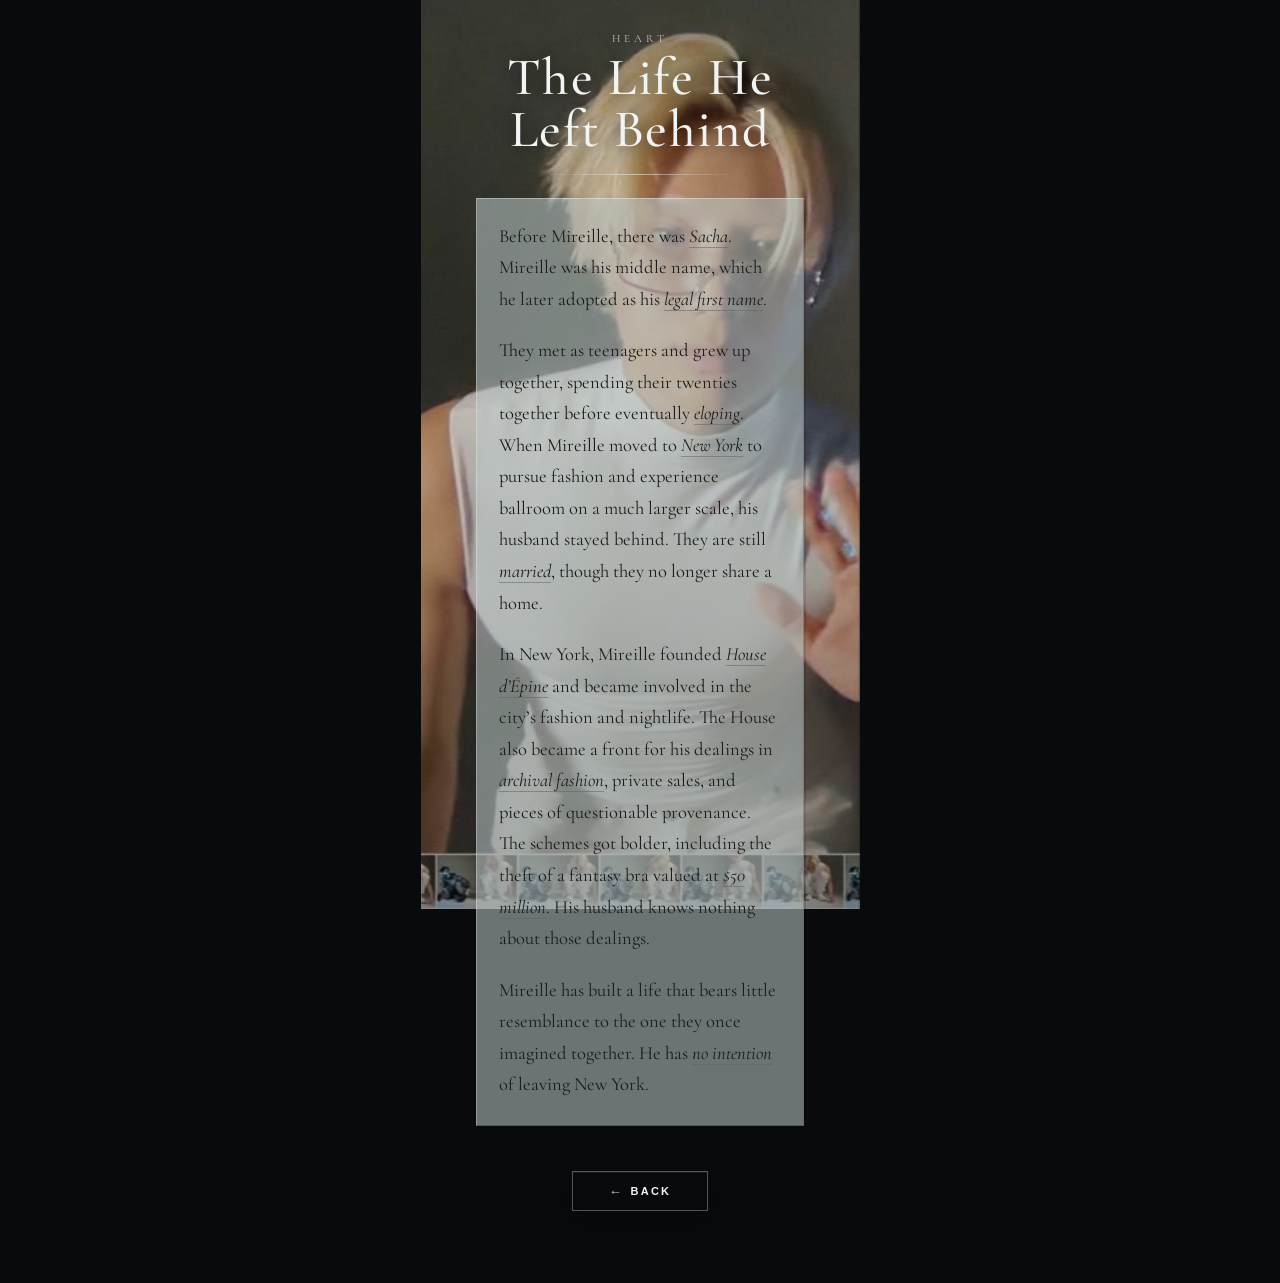
<file: life.html>
<!DOCTYPE html>
<html lang="en">
<head>
  <meta charset="UTF-8" />
  <meta name="viewport" content="width=device-width, initial-scale=1" />
  <title>The Life He Left Behind</title>
  <link rel="stylesheet" href="shared.css" />
  <style>
    .head { width: 100%; max-width: 34rem; text-align: center; }
    .head h1 {
      font-size: clamp(2.2rem, 6.8vw, 3.3rem);
      font-weight: 500;
      margin-top: 0.35rem;
    }
    .footer-back { margin-top: clamp(2.25rem, 5vh, 3.25rem); }
  </style>
</head>
<body>
  <div class="page-bg" aria-hidden="true"></div>
  <main class="shell">
    <header class="head" data-reveal>
      <p class="label">Heart</p>
      <h1 class="display">The Life He Left Behind</h1>
      <hr class="hairline" />
    </header>
    <article class="prose" aria-label="The Life He Left Behind">
      <p data-reveal>Before Mireille, there was <span class="mark">Sacha</span>. Mireille was his middle name, which he later adopted as his <span class="mark">legal first name</span>.</p>
      <p data-reveal>They met as teenagers and grew up together, spending their twenties together before eventually <span class="mark">eloping</span>. When Mireille moved to <span class="mark">New York</span> to pursue fashion and experience ballroom on a much larger scale, his husband stayed behind. They are still <span class="mark">married</span>, though they no longer share a home.</p>
      <p data-reveal>In New York, Mireille founded <span class="mark">House d’Épine</span> and became involved in the city’s fashion and nightlife. The House also became a front for his dealings in <span class="mark">archival fashion</span>, private sales, and pieces of questionable provenance. The schemes got bolder, including the theft of a fantasy bra valued at <span class="mark">$50 million</span>. His husband knows nothing about those dealings.</p>
      <p data-reveal>Mireille has built a life that bears little resemblance to the one they once imagined together. He has <span class="mark">no intention</span> of leaving New York.</p>
    </article>
    <div class="footer-back">
      <nav class="footer-nav" aria-label="Page navigation">
        <a href="home.html" data-nav-home>Back</a>
      </nav>
    </div>
  </main>
  <script src="shared.js"></script>
</body>
</html>
</file>
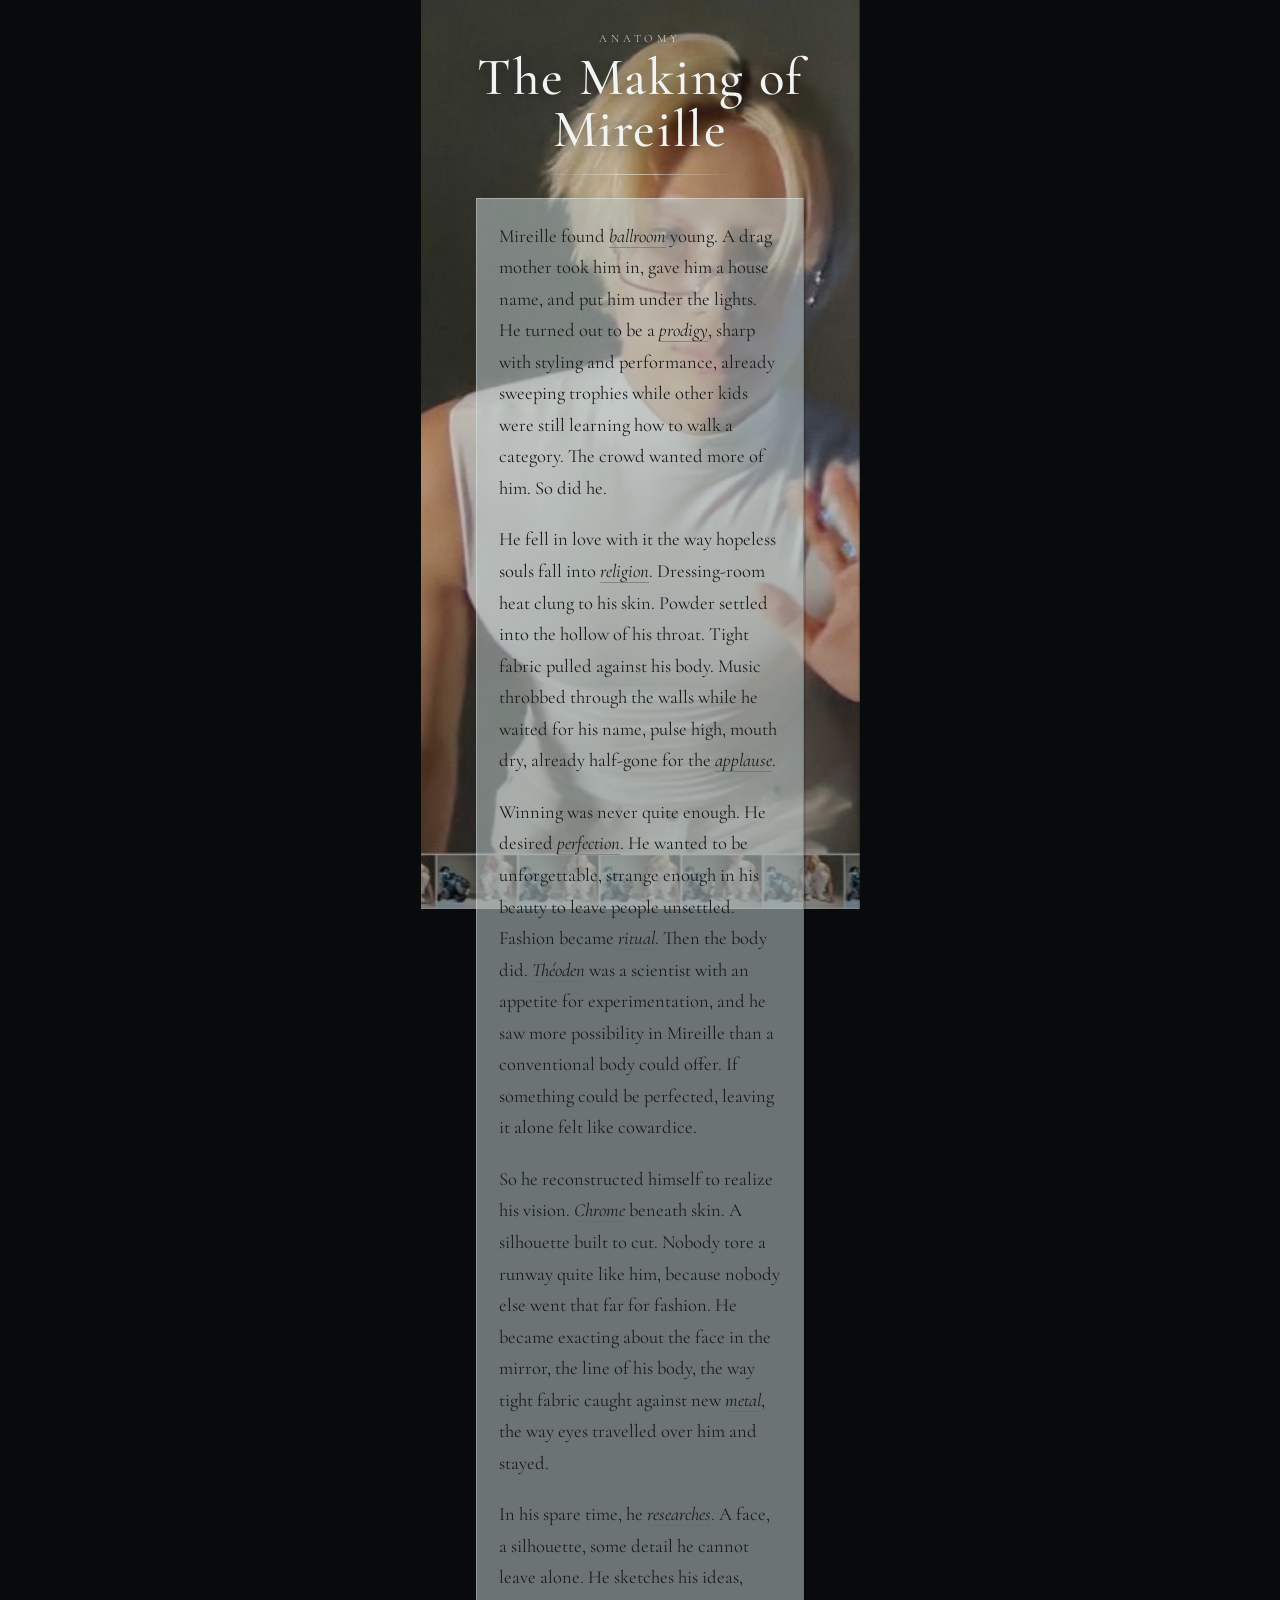
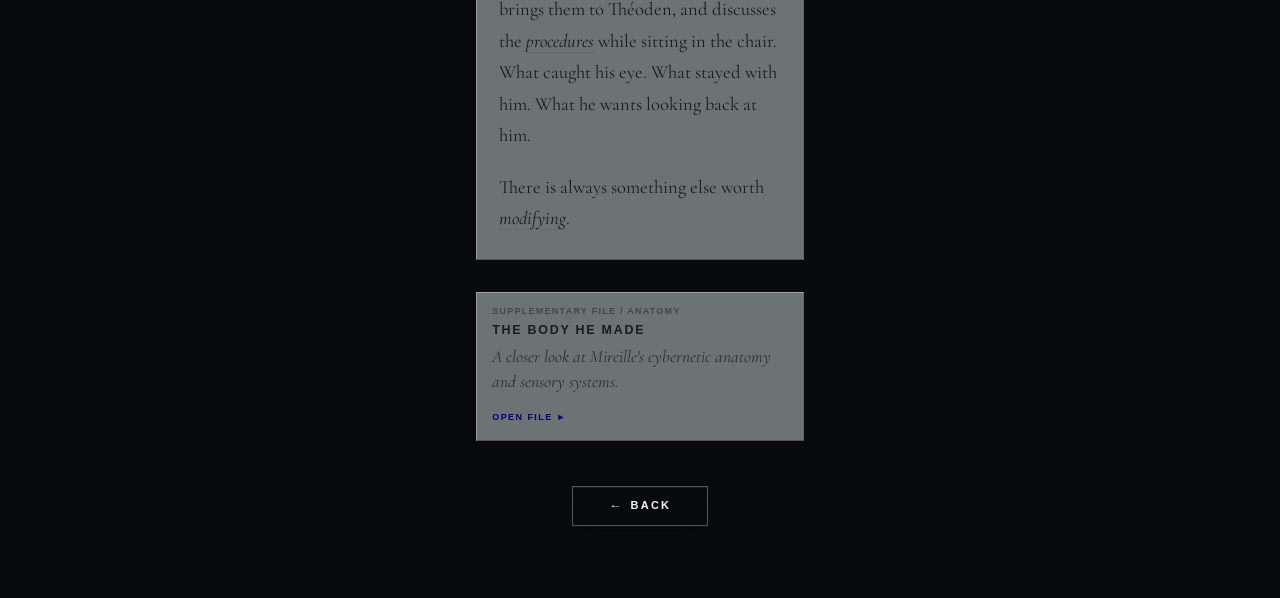
<file: making.html>
<!DOCTYPE html>
<html lang="en">
<head>
  <meta charset="UTF-8" />
  <meta name="viewport" content="width=device-width, initial-scale=1" />
  <title>The Making of Mireille</title>
  <link rel="stylesheet" href="shared.css" />
  <style>
    .head { width: 100%; max-width: 34rem; text-align: center; }
    .head h1 {
      font-size: clamp(2.2rem, 6.8vw, 3.3rem);
      font-weight: 500;
      margin-top: 0.35rem;
    }
    .footer-back { margin-top: clamp(2.25rem, 5vh, 3.25rem); }

    .file-card {
      display: block;
      width: 100%;
      max-width: 34rem;
      margin: clamp(1.5rem, 4vw, 2rem) auto 0;
      padding: 0.85rem 0.95rem 0.9rem;
      text-align: left;
      text-decoration: none;
      color: var(--ink-dark);
      background: rgba(190, 202, 203, 0.55);
      border-top: 1px solid rgba(255, 255, 255, 0.35);
      border-left: 1px solid rgba(255, 255, 255, 0.28);
      border-right: 1px solid rgba(96, 100, 103, 0.45);
      border-bottom: 1px solid rgba(53, 53, 51, 0.45);
      box-shadow: 2px 2px 0 rgba(9, 10, 12, 0.12);
      transition: background 0.2s ease, box-shadow 0.2s ease, transform 0.2s ease;
    }

    .file-card:hover,
    .file-card:focus-visible {
      background: rgba(190, 202, 203, 0.72);
      box-shadow: 3px 3px 0 rgba(9, 10, 12, 0.16);
      transform: translateY(-1px);
      outline: none;
    }

    .file-card .file-label {
      margin: 0 0 0.4rem;
      font-family: var(--sans);
      font-size: 9px;
      font-weight: 700;
      letter-spacing: 0.14em;
      text-transform: uppercase;
      color: rgba(28, 28, 28, 0.5);
      text-shadow: none;
    }

    .file-card .file-title {
      margin: 0 0 0.45rem;
      font-family: var(--sans);
      font-size: 0.78rem;
      font-weight: 700;
      letter-spacing: 0.14em;
      text-transform: uppercase;
      color: var(--ink-dark);
    }

    .file-card .file-desc {
      margin: 0 0 0.7rem;
      font-family: var(--serif);
      font-size: clamp(0.98rem, 2.2vw, 1.08rem);
      font-style: italic;
      line-height: 1.45;
      color: rgba(28, 28, 28, 0.78);
    }

    .file-card .file-open {
      font-family: var(--sans);
      font-size: 9px;
      font-weight: 700;
      letter-spacing: 0.16em;
      text-transform: uppercase;
      color: #000080;
      border-bottom: 1px solid transparent;
      transition: border-color 0.2s ease, letter-spacing 0.2s ease;
    }

    .file-card:hover .file-open,
    .file-card:focus-visible .file-open {
      border-bottom-color: rgba(0, 0, 128, 0.45);
      letter-spacing: 0.18em;
    }
  </style>
</head>
<body>
  <div class="page-bg" aria-hidden="true"></div>
  <main class="shell">
    <header class="head" data-reveal>
      <p class="label">Anatomy</p>
      <h1 class="display">The Making of Mireille</h1>
      <hr class="hairline" />
    </header>
    <article class="prose" aria-label="The Making of Mireille">
      <p data-reveal>Mireille found <span class="mark">ballroom</span> young. A drag mother took him in, gave him a house name, and put him under the lights. He turned out to be a <span class="mark">prodigy</span>, sharp with styling and performance, already sweeping trophies while other kids were still learning how to walk a category. The crowd wanted more of him. So did he.</p>
      <p data-reveal>He fell in love with it the way hopeless souls fall into <span class="mark">religion</span>. Dressing-room heat clung to his skin. Powder settled into the hollow of his throat. Tight fabric pulled against his body. Music throbbed through the walls while he waited for his name, pulse high, mouth dry, already half-gone for the <span class="mark">applause</span>.</p>
      <p data-reveal>Winning was never quite enough. He desired <span class="mark">perfection</span>. He wanted to be unforgettable, strange enough in his beauty to leave people unsettled. Fashion became <span class="mark">ritual</span>. Then the body did. <span class="mark">Théoden</span> was a scientist with an appetite for experimentation, and he saw more possibility in Mireille than a conventional body could offer. If something could be perfected, leaving it alone felt like cowardice.</p>
      <p data-reveal>So he reconstructed himself to realize his vision. <span class="mark">Chrome</span> beneath skin. A silhouette built to cut. Nobody tore a runway quite like him, because nobody else went that far for fashion. He became exacting about the face in the mirror, the line of his body, the way tight fabric caught against new <span class="mark">metal</span>, the way eyes travelled over him and stayed.</p>
<p data-reveal>In his spare time, he <span class="mark">researches</span>. A face, a silhouette, some detail he cannot leave alone. He sketches his ideas, brings them to Théoden, and discusses the <span class="mark">procedures</span> while sitting in the chair. What caught his eye. What stayed with him. What he wants looking back at him.</p>
      <p data-reveal>There is always something else worth <span class="mark">modifying</span>.</p>
    </article>

    <a class="file-card" href="body.html" data-reveal aria-label="Open file: The Body He Made">
      <p class="file-label">Supplementary File / Anatomy</p>
      <p class="file-title">The Body He Made</p>
      <p class="file-desc">A closer look at Mireille's cybernetic anatomy and sensory systems.</p>
      <span class="file-open">Open File ►</span>
    </a>

    <div class="footer-back">
      <nav class="footer-nav" aria-label="Page navigation">
        <a href="home.html" data-nav-home>Back</a>
      </nav>
    </div>
  </main>
  <script src="shared.js"></script>
</body>
</html>
</file>
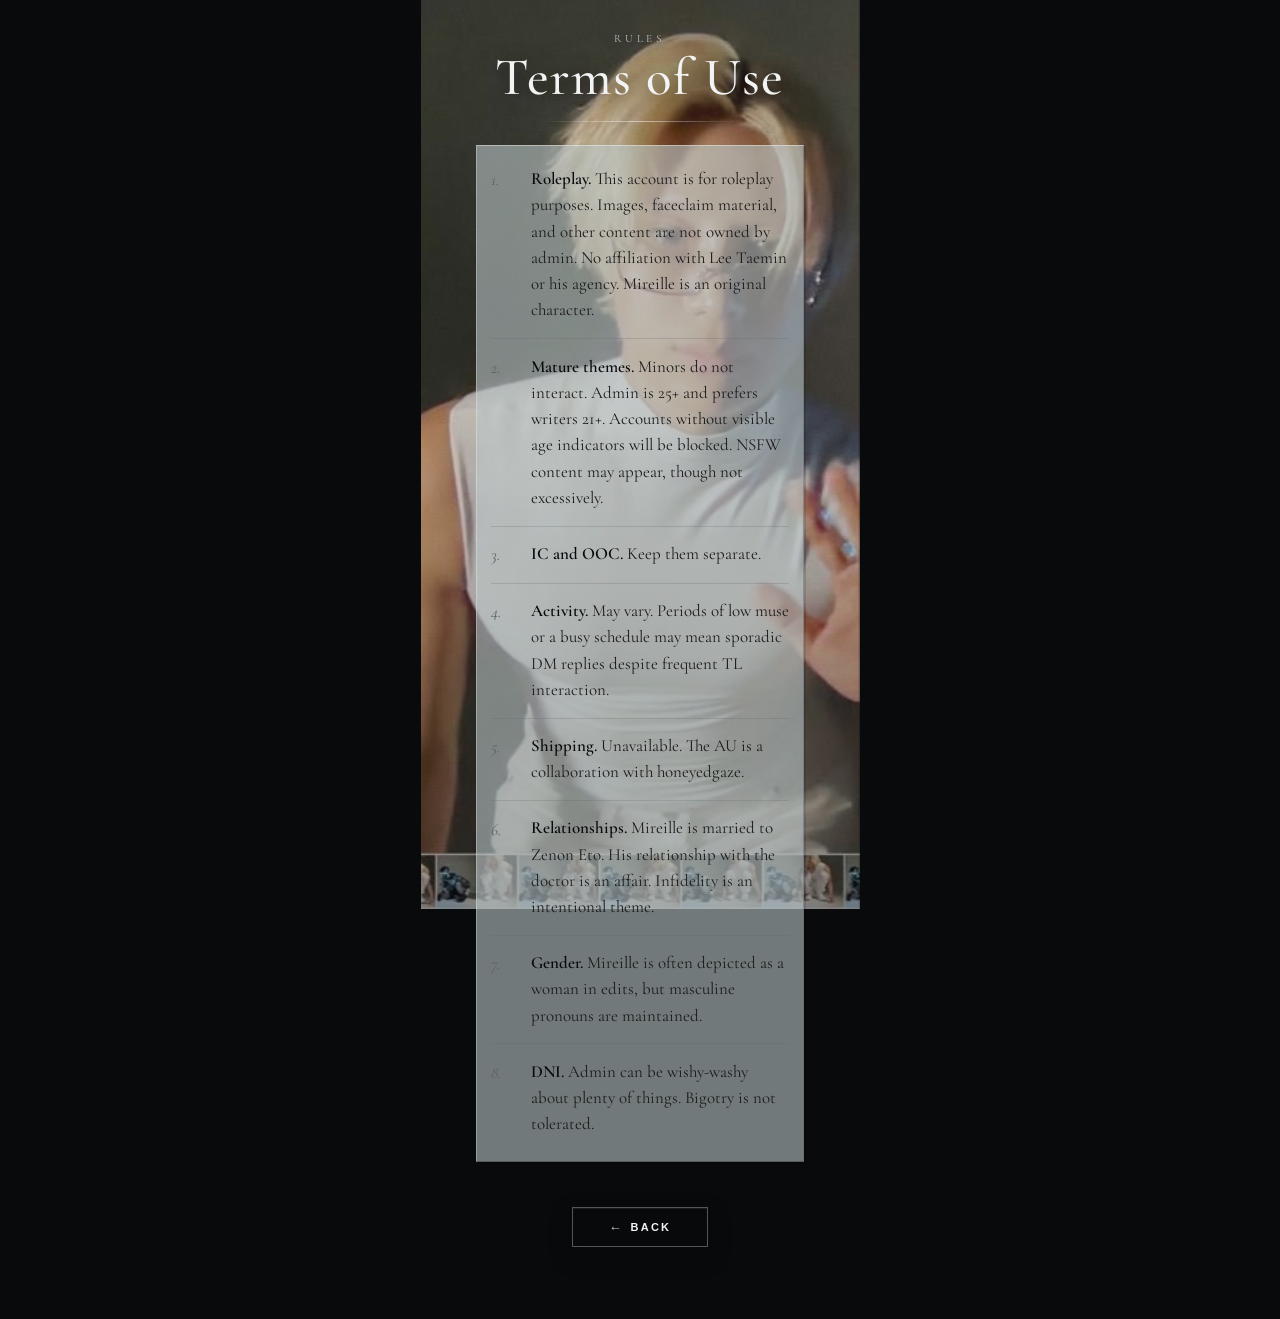
<file: terms.html>
<!DOCTYPE html>
<html lang="en">
<head>
  <meta charset="UTF-8" />
  <meta name="viewport" content="width=device-width, initial-scale=1" />
  <title>Terms of Use</title>
  <link rel="stylesheet" href="shared.css" />
  <style>
    .head { width: 100%; max-width: 34rem; text-align: center; }
    .head h1 {
      font-size: clamp(2.2rem, 6.8vw, 3.3rem);
      font-weight: 500;
      margin-top: 0.35rem;
    }

    .terms {
      list-style: none;
      counter-reset: t;
      width: 100%;
      max-width: 34rem;
      margin: 0 auto;
      text-align: left;
      background: rgba(190, 202, 203, 0.58);
      border-top: 1px solid rgba(255, 255, 255, 0.4);
      border-left: 1px solid rgba(255, 255, 255, 0.28);
      border-right: 1px solid rgba(96, 100, 103, 0.45);
      border-bottom: 1px solid rgba(53, 53, 51, 0.45);
      box-shadow: 2px 2px 0 rgba(9, 10, 12, 0.12);
      padding: 0.35rem 0.9rem 0.55rem;
    }

    .terms li {
      counter-increment: t;
      display: grid;
      grid-template-columns: 1.7rem 1fr;
      gap: 0.75rem;
      padding: 0.9rem 0;
      border-bottom: 1px solid rgba(96, 100, 103, 0.25);
      font-size: clamp(0.96rem, 2.2vw, 1.06rem);
      line-height: 1.55;
      color: var(--ink-dark);
      transition: background 0.2s ease;
    }

    .terms li:last-child { border-bottom: 0; }

    .terms li::before {
      content: counter(t) ".";
      font-style: italic;
      color: var(--slate);
      padding-top: 0.08rem;
    }

    .terms li strong {
      font-weight: 600;
      color: var(--void);
    }

    .terms li:hover {
      background: rgba(184, 184, 183, 0.28);
    }

    .terms li:hover::before { color: var(--charcoal); }

    .footer-back { margin-top: clamp(2.25rem, 5vh, 3.25rem); }
  </style>
</head>
<body>
  <div class="page-bg" aria-hidden="true"></div>
  <main class="shell">
    <header class="head" data-reveal>
      <p class="label">Rules</p>
      <h1 class="display">Terms of Use</h1>
      <hr class="hairline" />
    </header>
    <ol class="terms" aria-label="Terms of Use">
<li data-reveal><span><strong>Roleplay.</strong> This account is for roleplay purposes. Images, faceclaim material, and other content are not owned by admin. No affiliation with Lee Taemin or his agency. Mireille is an original character.</span></li>
<li data-reveal><span><strong>Mature themes.</strong> Minors do not interact. Admin is 25+ and prefers writers 21+. Accounts without visible age indicators will be blocked. NSFW content may appear, though not excessively.</span></li>
<li data-reveal><span><strong>IC and OOC.</strong> Keep them separate.</span></li>
<li data-reveal><span><strong>Activity.</strong> May vary. Periods of low muse or a busy schedule may mean sporadic DM replies despite frequent TL interaction.</span></li>
<li data-reveal><span><strong>Shipping.</strong> Unavailable. The AU is a collaboration with honeyedgaze.</span></li>
<li data-reveal><span><strong>Relationships.</strong> Mireille is married to Zenon Eto. His relationship with the doctor is an affair. Infidelity is an intentional theme.</span></li>
<li data-reveal><span><strong>Gender.</strong> Mireille is often depicted as a woman in edits, but masculine pronouns are maintained.</span></li>
<li data-reveal><span><strong>DNI.</strong> Admin can be wishy-washy about plenty of things. Bigotry is not tolerated.</span></li>
    </ol>
<div class="footer-back">
  <nav class="footer-nav" aria-label="Page navigation">
    <a href="index.html" data-nav-home>Back</a>
  </nav>
</div>
  </main>
  <script src="shared.js"></script>
</body>
</html>
</file>
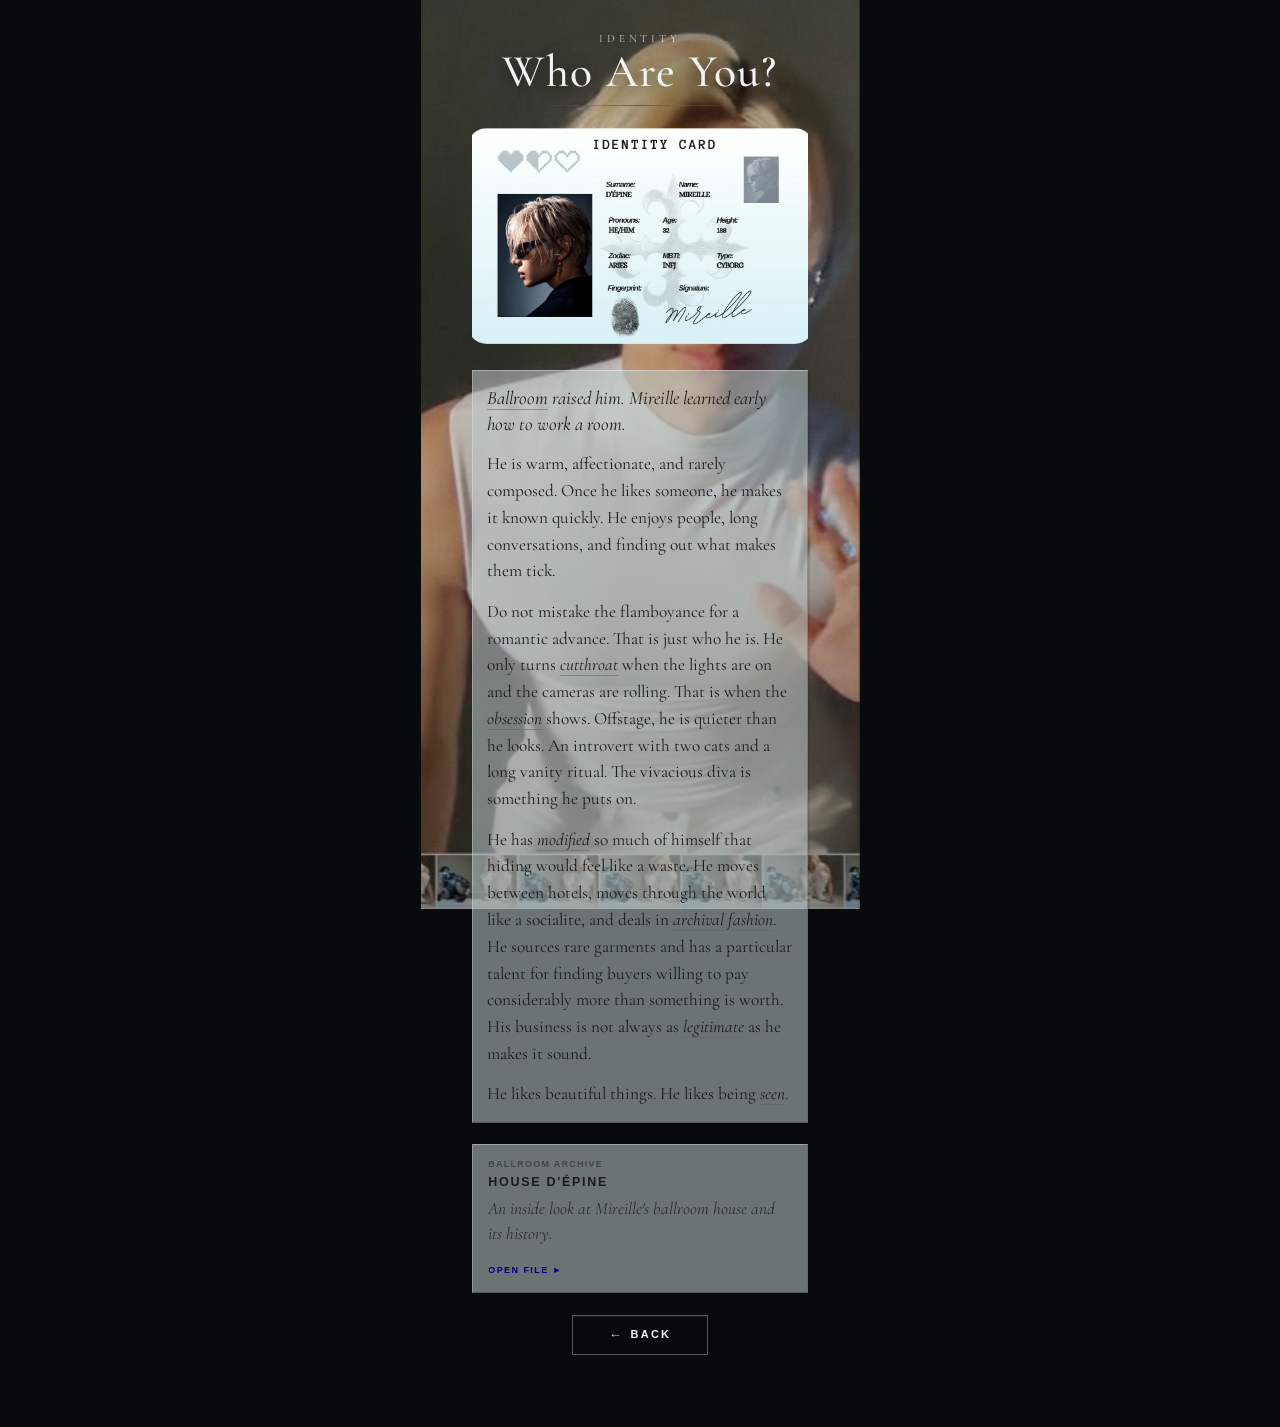
<file: who.html>
<!DOCTYPE html>
<html lang="en">
<head>
  <meta charset="UTF-8" />
  <meta name="viewport" content="width=device-width, initial-scale=1" />
  <title>Who Are You?</title>
  <link rel="stylesheet" href="shared.css" />
  <style>
    /* who-v4-tight: same stack method as home */
    .who {
      position: relative;
      z-index: 1;
      width: min(94vw, 400px);
      margin: 0 auto;
      padding: clamp(1.25rem, 4vw, 2rem);
      padding-bottom: var(--bottom-safe);
      display: flex;
      flex-direction: column;
      align-items: center;
      gap: clamp(1.1rem, 2.6vh, 1.35rem);
      text-align: center;
    }

    .head {
      width: 100%;
      text-align: center;
      flex: 0 0 auto;
    }

    .head .label { margin: 0; }

    .head h1 {
      font-size: clamp(2rem, 6.2vw, 2.85rem);
      font-weight: 500;
      margin: 0.25rem 0 0;
    }

    .head .hairline {
      width: min(100%, 12rem);
      height: 1px;
      margin: 0.65rem auto 0;
      border: 0;
      background: linear-gradient(90deg, transparent, var(--slate), transparent);
    }

    .id-wrap {
      width: 100%;
      flex: 0 0 auto;
      perspective: 1200px;
    }

    .id-card {
      width: 100%;
      aspect-ratio: 1.52 / 1;
      overflow: hidden;
      background: transparent;
      line-height: 0;
      transform-style: preserve-3d;
      will-change: transform;
    }

    .id-card img {
      width: 100%;
      height: 100%;
      display: block;
      object-fit: cover;
      object-position: center center;
      transform: scale(1.06);
      transform-origin: center center;
    }

    .who .prose {
      width: 100%;
      max-width: none;
      margin: 0;
      flex: 0 0 auto;
      text-align: left;
      padding: 0.85rem 0.9rem;
      font-size: clamp(1rem, 2.2vw, 1.08rem);
      line-height: 1.55;
    }

    .who .prose p {
      margin: 0 0 0.85rem;
    }

    .who .prose p:last-child {
      margin-bottom: 0;
      padding-bottom: 0;
    }

    .who .prose p:first-child {
      font-size: clamp(1.06rem, 2.4vw, 1.18rem);
      font-style: italic;
      line-height: 1.4;
      margin-bottom: 0.85rem;
    }

    .footer-back {
      flex: 0 0 auto;
      margin: 0;
    }

    .file-card {
      display: block;
      width: 100%;
      flex: 0 0 auto;
      margin: 0;
      padding: 0.85rem 0.95rem 0.9rem;
      text-align: left;
      text-decoration: none;
      color: var(--ink-dark);
      background: rgba(190, 202, 203, 0.55);
      border-top: 1px solid rgba(255, 255, 255, 0.35);
      border-left: 1px solid rgba(255, 255, 255, 0.28);
      border-right: 1px solid rgba(96, 100, 103, 0.45);
      border-bottom: 1px solid rgba(53, 53, 51, 0.45);
      box-shadow: 2px 2px 0 rgba(9, 10, 12, 0.12);
      transition: background 0.2s ease, box-shadow 0.2s ease, transform 0.2s ease;
    }

    .file-card:hover,
    .file-card:focus-visible {
      background: rgba(190, 202, 203, 0.72);
      box-shadow: 3px 3px 0 rgba(9, 10, 12, 0.16);
      transform: translateY(-1px);
      outline: none;
    }

    .file-card .file-label {
      margin: 0 0 0.4rem;
      font-family: var(--sans);
      font-size: 9px;
      font-weight: 700;
      letter-spacing: 0.14em;
      text-transform: uppercase;
      color: rgba(28, 28, 28, 0.5);
      text-shadow: none;
    }

    .file-card .file-title {
      margin: 0 0 0.45rem;
      font-family: var(--sans);
      font-size: 0.78rem;
      font-weight: 700;
      letter-spacing: 0.14em;
      text-transform: uppercase;
      color: var(--ink-dark);
    }

    .file-card .file-desc {
      margin: 0 0 0.7rem;
      font-family: var(--serif);
      font-size: clamp(0.98rem, 2.2vw, 1.08rem);
      font-style: italic;
      line-height: 1.45;
      color: rgba(28, 28, 28, 0.78);
    }

    .file-card .file-open {
      font-family: var(--sans);
      font-size: 9px;
      font-weight: 700;
      letter-spacing: 0.16em;
      text-transform: uppercase;
      color: #000080;
      border-bottom: 1px solid transparent;
      transition: border-color 0.2s ease, letter-spacing 0.2s ease;
    }

    .file-card:hover .file-open,
    .file-card:focus-visible .file-open {
      border-bottom-color: rgba(0, 0, 128, 0.45);
      letter-spacing: 0.18em;
    }
  </style>
</head>
<body>
  <div class="page-bg" aria-hidden="true"></div>
  <main class="who" aria-label="Who Are You?">
    <header class="head">
      <p class="label">Identity</p>
      <h1 class="display">Who Are You?</h1>
      <hr class="hairline" />
    </header>

    <div class="id-wrap">
      <article class="id-card" id="id-card" aria-label="Identity card">
        <img src="id.png" alt="Mireille identity card" width="1080" height="680" draggable="false" />
      </article>
    </div>

    <section class="prose" aria-label="Profile">
      <p><span class="mark">Ballroom</span> raised him. Mireille learned early how to work a room.</p>
      <p>He is warm, affectionate, and rarely composed. Once he likes someone, he makes it known quickly. He enjoys people, long conversations, and finding out what makes them tick.</p>
      <p>Do not mistake the flamboyance for a romantic advance. That is just who he is. He only turns <span class="mark">cutthroat</span> when the lights are on and the cameras are rolling. That is when the <span class="mark">obsession</span> shows. Offstage, he is quieter than he looks. An introvert with two cats and a long vanity ritual. The vivacious diva is something he puts on.</p>
      <p>He has <span class="mark">modified</span> so much of himself that hiding would feel like a waste. He moves between hotels, moves through the world like a socialite, and deals in <span class="mark">archival fashion</span>. He sources rare garments and has a particular talent for finding buyers willing to pay considerably more than something is worth. His business is not always as <span class="mark">legitimate</span> as he makes it sound.</p>
      <p>He likes beautiful things. He likes being <span class="mark">seen</span>.</p>
    </section>

    <a class="file-card" href="house.html" data-reveal aria-label="Open file: House d'Épine">
      <p class="file-label">Ballroom Archive</p>
      <p class="file-title">House d'Épine</p>
      <p class="file-desc">An inside look at Mireille's ballroom house and its history.</p>
      <span class="file-open">Open File ►</span>
    </a>

    <div class="footer-back">
      <nav class="footer-nav" aria-label="Page navigation">
        <a href="home.html" data-nav-home>Back</a>
      </nav>
    </div>
  </main>
  <script src="shared.js"></script>
  <script>
    (() => {
      const card = document.getElementById("id-card");
      if (!card || window.matchMedia("(prefers-reduced-motion: reduce)").matches) return;
      card.addEventListener("pointermove", (e) => {
        const r = card.getBoundingClientRect();
        const x = (e.clientX - r.left) / r.width;
        const y = (e.clientY - r.top) / r.height;
        card.style.transform = `rotateX(${(0.5 - y) * 5}deg) rotateY(${(x - 0.5) * 7}deg)`;
      });
      card.addEventListener("pointerleave", () => {
        card.style.transform = "rotateX(0) rotateY(0)";
      });
    })();
  </script>
</body>
</html>
</file>
<file: shared.css>
@import url("https://fonts.googleapis.com/css2?family=Cormorant+Garamond:ital,wght@0,400;0,500;0,600;1,400;1,500&display=swap");

:root {
  --ice: #c5cccd;
  --steel-pale: #a2acb0;
  --surface: #becacb;
  --metal: #b8b8b7;
  --slate: #606467;
  --charcoal: #353533;
  --ink-dark: #1c1c1c;
  --void: #090a0c;
  --taupe: #968279;
  --chrome: #e8ecec;

  --ink: #1c1c1c;
  --ink-on-dark: #f2f4f4;
  --ink-dim: rgba(28, 28, 28, 0.62);
  --ink-dim-dark: rgba(242, 244, 244, 0.62);
  --line: rgba(28, 28, 28, 0.18);
  --line-on-dark: rgba(242, 244, 244, 0.2);

  --win-face: #c0c0c0;
  --win-light: #ffffff;
  --win-dark: #808080;
  --win-darker: #404040;
  --win-title: #000080;

  --serif: "Cormorant Garamond", "Times New Roman", Times, serif;
  --sans: Tahoma, "MS Sans Serif", sans-serif;
  --phone-w: 430px;
  --rail: min(92vw, 24.5rem);
  --page-pad: clamp(1.25rem, 4vw, 2rem);
  --bottom-safe: max(4.5rem, calc(env(safe-area-inset-bottom, 0px) + 3.5rem));
}

* { box-sizing: border-box; margin: 0; padding: 0; }

html {
  width: 100%;
  min-height: 100%;
  background: #090a0c;
}

body {
  width: 100%;
  max-width: var(--phone-w);
  min-height: 100%;
  min-height: 100dvh;
  margin: 0 auto;
  background: transparent;
  color: var(--ink);
  font-family: var(--serif);
  -webkit-font-smoothing: antialiased;
  position: relative;
}

a, button { cursor: pointer; }
img { max-width: 100%; height: auto; display: block; }

.page-bg {
  position: fixed;
  top: 0;
  bottom: 0;
  left: 50%;
  width: min(100%, var(--phone-w));
  z-index: 0;
  background:
    linear-gradient(180deg, rgba(9, 10, 12, 0.22) 0%, rgba(9, 10, 12, 0.12) 45%, rgba(9, 10, 12, 0.32) 100%),
    #090a0c url("mireille.jpg") center / cover no-repeat;
  transform: translateX(-50%) scale(1.02);
}

.page-bg::before {
  content: "";
  position: absolute;
  inset: 0;
  background:
    linear-gradient(160deg, rgba(197, 204, 205, 0.1) 0%, rgba(28, 28, 28, 0.12) 55%, rgba(9, 10, 12, 0.18) 100%);
}

.page-bg::after {
  content: "";
  position: absolute;
  inset: 0;
  background:
    repeating-linear-gradient(
      0deg,
      transparent,
      transparent 2px,
      rgba(9, 10, 12, 0.02) 2px,
      rgba(9, 10, 12, 0.02) 3px
    );
  pointer-events: none;
  opacity: 0.45;
}

.shell {
  position: relative;
  z-index: 1;
  width: var(--rail);
  margin: 0 auto;
  padding: var(--page-pad);
  padding-bottom: var(--bottom-safe);
  min-height: 100vh;
  min-height: 100dvh;
  text-align: center;
}

.shell > * {
  margin-left: auto;
  margin-right: auto;
}

.footer-nav {
  display: inline-flex;
  align-items: center;
  justify-content: center;
  gap: 0.85rem;
  margin: 0;
}

.footer-nav a {
  display: inline-flex;
  align-items: center;
  justify-content: center;
  gap: 0.55rem;
  min-width: 8.5rem;
  font-family: var(--sans);
  font-size: 11px;
  font-weight: 700;
  letter-spacing: 0.2em;
  text-transform: uppercase;
  text-decoration: none;
  color: #f2f4f4;
  text-shadow: none;
  line-height: 1;
  padding: 0.78rem 1.35rem;
  background: rgba(9, 10, 12, 0.72);
  border: 1px solid rgba(242, 244, 244, 0.32);
  box-shadow:
    inset 0 1px 0 rgba(255, 255, 255, 0.08),
    0 8px 22px rgba(9, 10, 12, 0.35);
  backdrop-filter: blur(8px);
  -webkit-backdrop-filter: blur(8px);
  -webkit-font-smoothing: antialiased;
  transition: background 0.2s ease, border-color 0.2s ease, color 0.2s ease, box-shadow 0.2s ease;
}

.footer-nav a::before {
  content: "←";
  font-size: 13px;
  font-weight: 700;
  letter-spacing: 0;
  line-height: 1;
  opacity: 0.85;
}

.footer-nav a:hover,
.footer-nav a:focus-visible {
  color: #090a0c;
  background: rgba(232, 236, 236, 0.94);
  border-color: rgba(232, 236, 236, 0.94);
  box-shadow: 0 10px 24px rgba(9, 10, 12, 0.4);
  outline: none;
}

.footer-nav a:active {
  box-shadow: 0 4px 12px rgba(9, 10, 12, 0.3);
}

.label {
  font-family: var(--serif);
  font-size: 0.7rem;
  font-weight: 400;
  letter-spacing: 0.34em;
  text-transform: uppercase;
  color: rgba(242, 244, 244, 0.72);
  text-shadow: 0 1px 12px rgba(0, 0, 0, 0.45);
}

.display {
  font-family: var(--serif);
  font-weight: 500;
  letter-spacing: 0.03em;
  line-height: 1;
  color: #f2f4f4;
  text-shadow: 0 2px 18px rgba(0, 0, 0, 0.55);
}

.hairline {
  width: min(100%, 12rem);
  height: 1px;
  margin: 1.1rem auto 1.45rem;
  border: 0;
  background: linear-gradient(90deg, transparent, rgba(242, 244, 244, 0.55), transparent);
}

.prose {
  width: 100%;
  max-width: 34rem;
  margin: 0 auto;
  text-align: left;
  font-size: clamp(1.05rem, 2.3vw, 1.16rem);
  line-height: 1.7;
  font-weight: 400;
  color: var(--ink-dark);
  background: rgba(190, 202, 203, 0.55);
  border-top: 1px solid rgba(255, 255, 255, 0.35);
  border-left: 1px solid rgba(255, 255, 255, 0.28);
  border-right: 1px solid rgba(96, 100, 103, 0.45);
  border-bottom: 1px solid rgba(53, 53, 51, 0.45);
  padding: clamp(1rem, 3vw, 1.35rem);
  box-shadow: 2px 2px 0 rgba(9, 10, 12, 0.12);
}

.prose p { margin-bottom: 1.25rem; }
.prose p:last-child {
  margin-bottom: 0;
  padding-bottom: 0.15rem;
}

.prose .mark {
  font-style: italic;
  border-bottom: 1px solid rgba(96, 100, 103, 0.55);
  transition: border-color 0.25s ease, color 0.25s ease;
}

.prose .mark:hover {
  color: var(--void);
  border-bottom-color: var(--charcoal);
}

.cursor-glow {
  position: fixed;
  width: 160px;
  height: 160px;
  border-radius: 50%;
  pointer-events: none;
  z-index: 0;
  background: radial-gradient(circle, rgba(232, 236, 236, 0.35), transparent 70%);
  transform: translate(-50%, -50%);
  opacity: 0;
  transition: opacity 0.3s ease;
  mix-blend-mode: soft-light;
}

body.has-pointer .cursor-glow { opacity: 1; }

[data-reveal] {
  opacity: 0;
  transform: translateY(12px);
}

@media (prefers-reduced-motion: reduce) {
  * { transition: none !important; animation: none !important; }
  [data-reveal] { opacity: 1 !important; transform: none !important; }
  .cursor-glow { display: none !important; }
}
</file>
